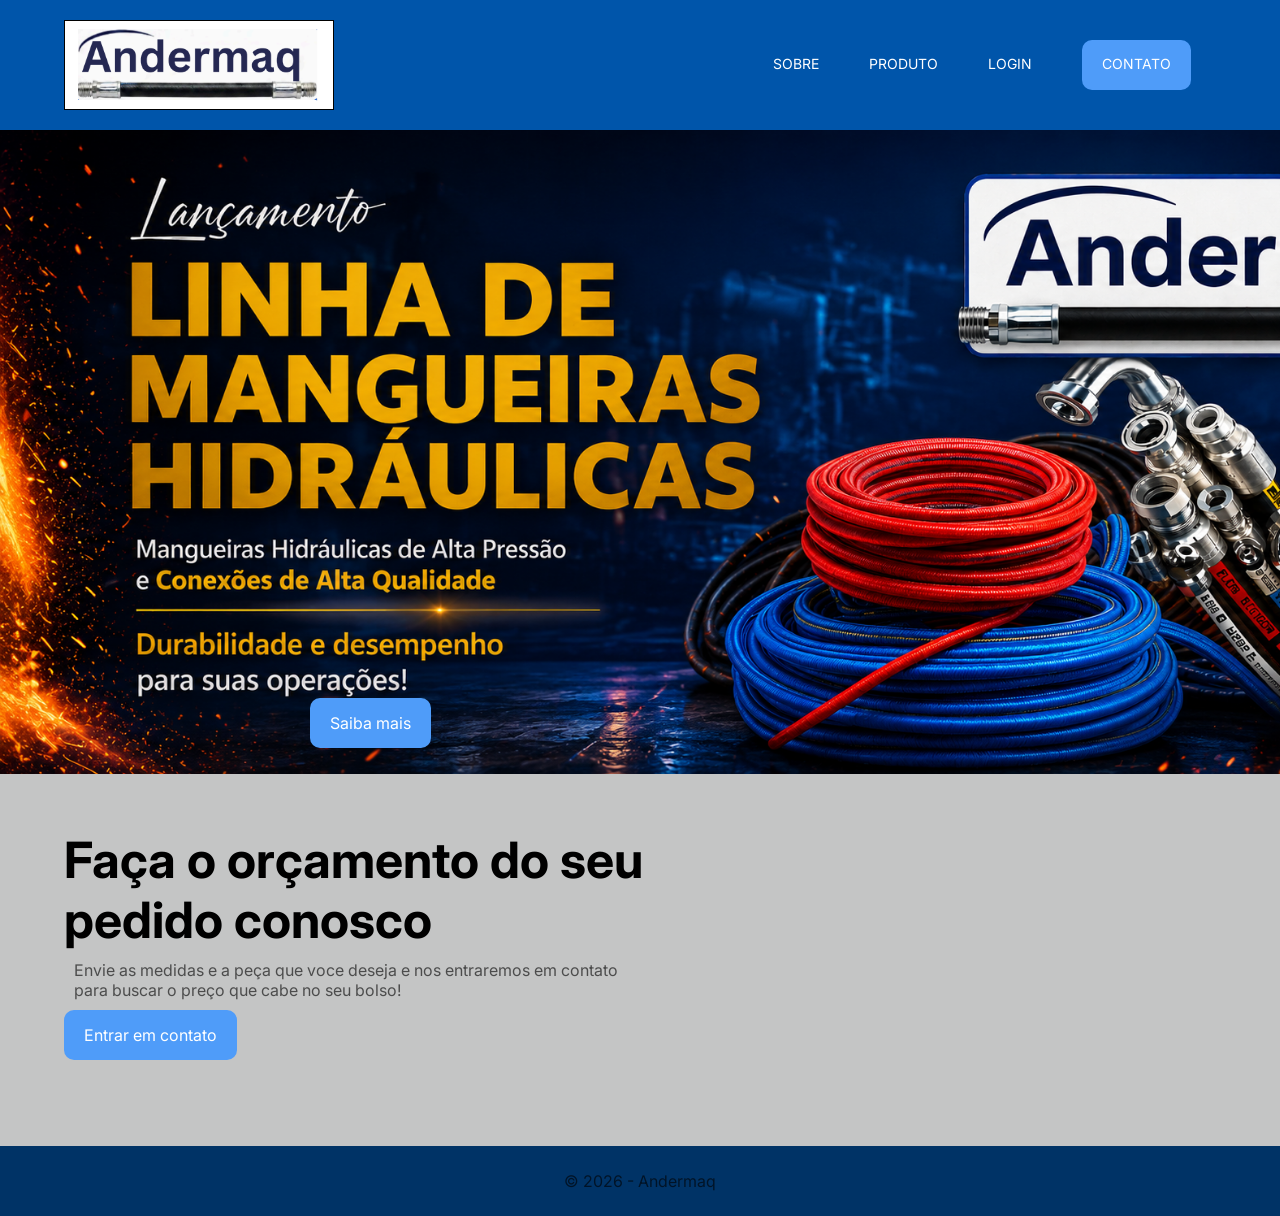
<file: index.html>
<!DOCTYPE html>
<html lang="pt-BR">

<head>
    <meta charset="UTF-8">
    <meta name="viewport" content="width=device-width, initial-scale=1.0">
    <link rel="stylesheet" href="css/style.css">
    <link rel="stylesheet" href="https://cdnjs.cloudflare.com/ajax/libs/font-awesome/4.7.0/css/font-awesome.css"
        integrity="sha512-5A8nwdMOWrSz20fDsjczgUidUBR8liPYU+WymTZP1lmY9G6Oc7HlZv156XqnsgNUzTyMefFTcsFH/tnJE/+xBg=="
        crossorigin="anonymous" referrerpolicy="no-referrer" />
    <title>Andermaq</title>
</head>

<body>
    <header>
        <div class="container">
            <nav>
                <a href="index.html"> <!-- define um link/ destino do link-->
                    <div id="logo"></div> <!--Exibe a imagem da página-->
                </a>
                <ul class="ul"> <!--organiza uma lista-->
                     <!--fica dentro do item-->
                    <a href="pages/sobre.html">Sobre</a>
                    <a href="pages/servicos.html">Produto</a>
                    <a href="pages/login.html">Login</a>
                    <a class="btn-c" href="pages/contato.html">Contato</a>
                    <!--define para onde o link vai-->
                </ul>
            </nav> <!--menu do site.-->
</header>
            <section class="banner"> <!--caixa/ nome da caixa-->
                <div class="banner-text">

                   
                    <a href="pages/servicos.html" class="btn">Saiba mais</a> <!--link-->
                </div>
            </section>
        </div>
    
    <section class="faca-orcamento">
        <div class="container">
            <div class="faca-seu-orcamento-text">
                <h3>Faça o orçamento do seu pedido conosco</h3>
                <p>Envie as medidas e a peça que voce deseja e nos
                    entraremos em contato para buscar o preço que cabe no seu bolso!</p>
                <a href="pages/contato.html" class="btn-c">Entrar em contato</a>
            </div>
            <div class="faca-orcamento-img">
                
            </div>
           <!-- Gif-VÍDEO -->
    <div class="media">
      <video class="video-fundo" autoplay muted loop>
    <source src="video/video2-IA.mp4" type="video/mp4">
            Seu navegador não suporta vídeo.
    </video>
    
     
        </div>
    </section>
            <footer>
             <p>© 2026 - Andermaq</p>
            </footer>

</body>

</html>
</file>
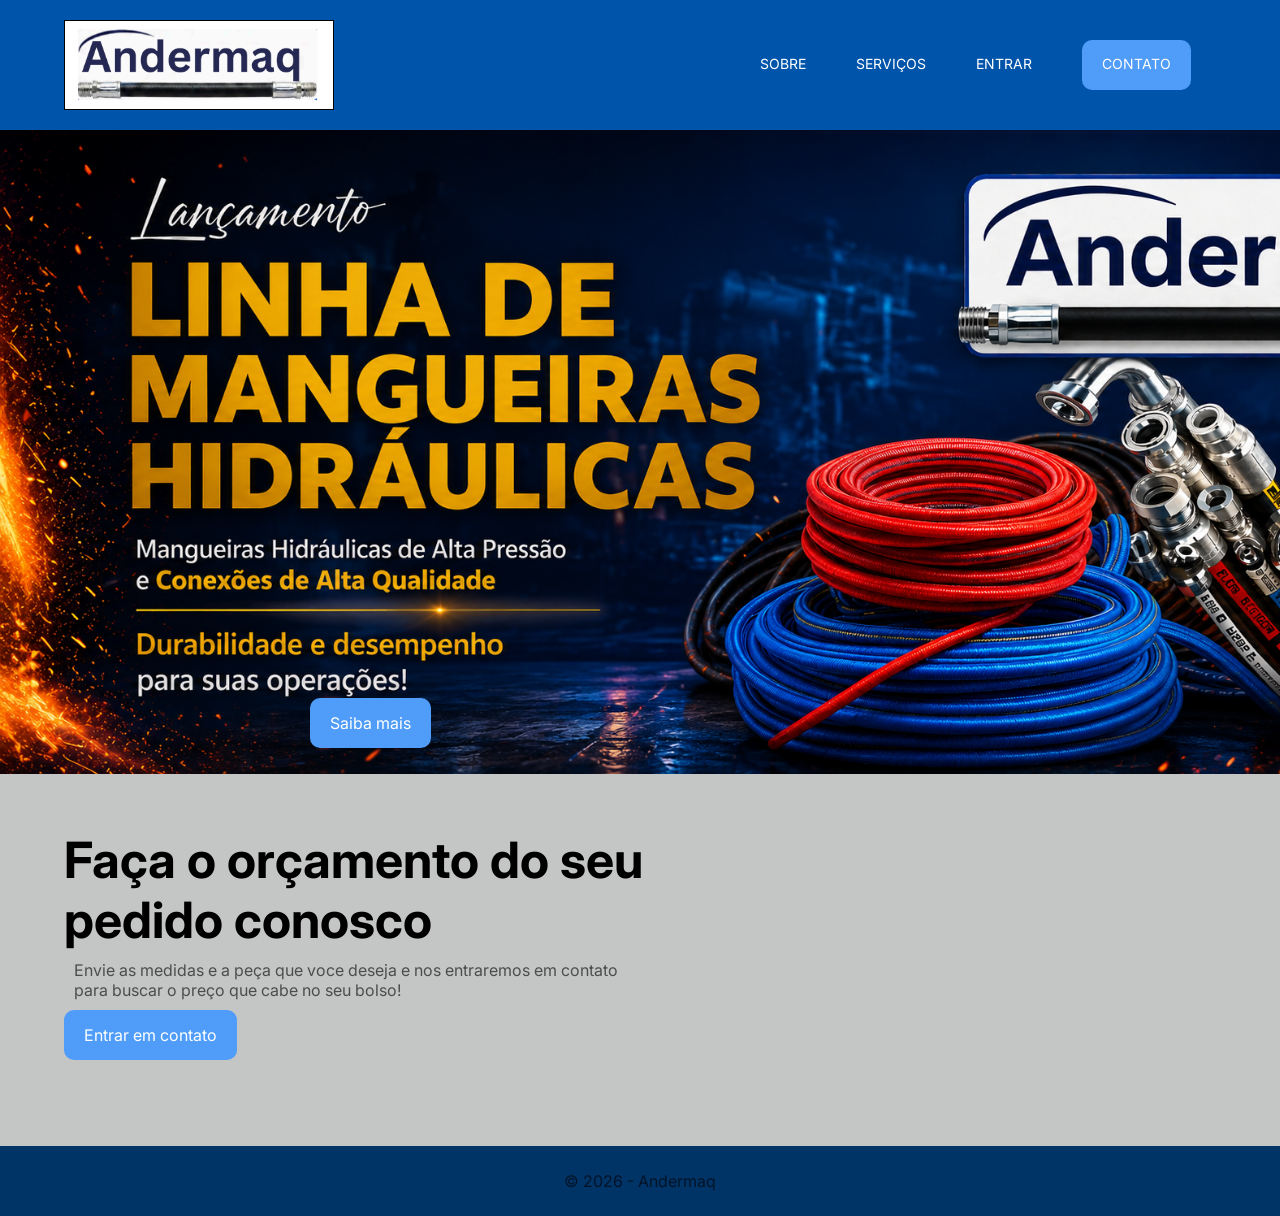
<file: TCC2/index.html>
<!DOCTYPE html>
<html lang="pt-BR">

<head>
    <meta charset="UTF-8">
    <meta name="viewport" content="width=device-width, initial-scale=1.0">
    <link rel="stylesheet" href="css/style.css">
    <link rel="stylesheet" href="https://cdnjs.cloudflare.com/ajax/libs/font-awesome/4.7.0/css/font-awesome.css"
        integrity="sha512-5A8nwdMOWrSz20fDsjczgUidUBR8liPYU+WymTZP1lmY9G6Oc7HlZv156XqnsgNUzTyMefFTcsFH/tnJE/+xBg=="
        crossorigin="anonymous" referrerpolicy="no-referrer" />
    <title>Andermaq</title>
</head>

<body>
    <header>
        <div class="container">
            <nav>
                <a href="index.html"> <!-- define um link/ destino do link-->
                    <div id="logo"></div> <!--Exibe a imagem da página-->
                </a>
                <ul class="ul"> <!--organiza uma lista-->
                     <!--fica dentro do item-->
                    <a href="pages/sobre.html">Sobre</a>
                    <a href="pages/servicos.html">Serviços</a>
                    <a href="https://tcc-back-end-seven.vercel.app/">Entrar</a>
                    <a class="btn-c" href="pages/contato.html">Contato</a>
                    <!--define para onde o link vai-->
                </ul>
            </nav> <!--menu do site.-->
</header>
            <section class="banner"> <!--caixa/ nome da caixa-->
                <div class="banner-text">

                   
                    <a href="pages/servicos.html" class="btn">Saiba mais</a> <!--link-->
                </div>
            </section>
        </div>
    
    <section class="faca-orcamento">
        <div class="container">
            <div class="faca-seu-orcamento-text">
                <h3>Faça o orçamento do seu pedido conosco</h3>
                <p>Envie as medidas e a peça que voce deseja e nos
                    entraremos em contato para buscar o preço que cabe no seu bolso!</p>
                <a href="pages/contato.html" class="btn-c">Entrar em contato</a>
            </div>
            <div class="faca-orcamento-img">
                
            </div>
           <!-- Gif-VÍDEO -->
    <div class="media">
      <video class="video-fundo" autoplay muted loop>
    <source src="video/video2-IA.mp4" type="video/mp4">
            Seu navegador não suporta vídeo.
    </video>
    
     
        </div>
    </section>
            <footer>
             <p>© 2026 - Andermaq</p>
            </footer>

</body>

</html>
</file>
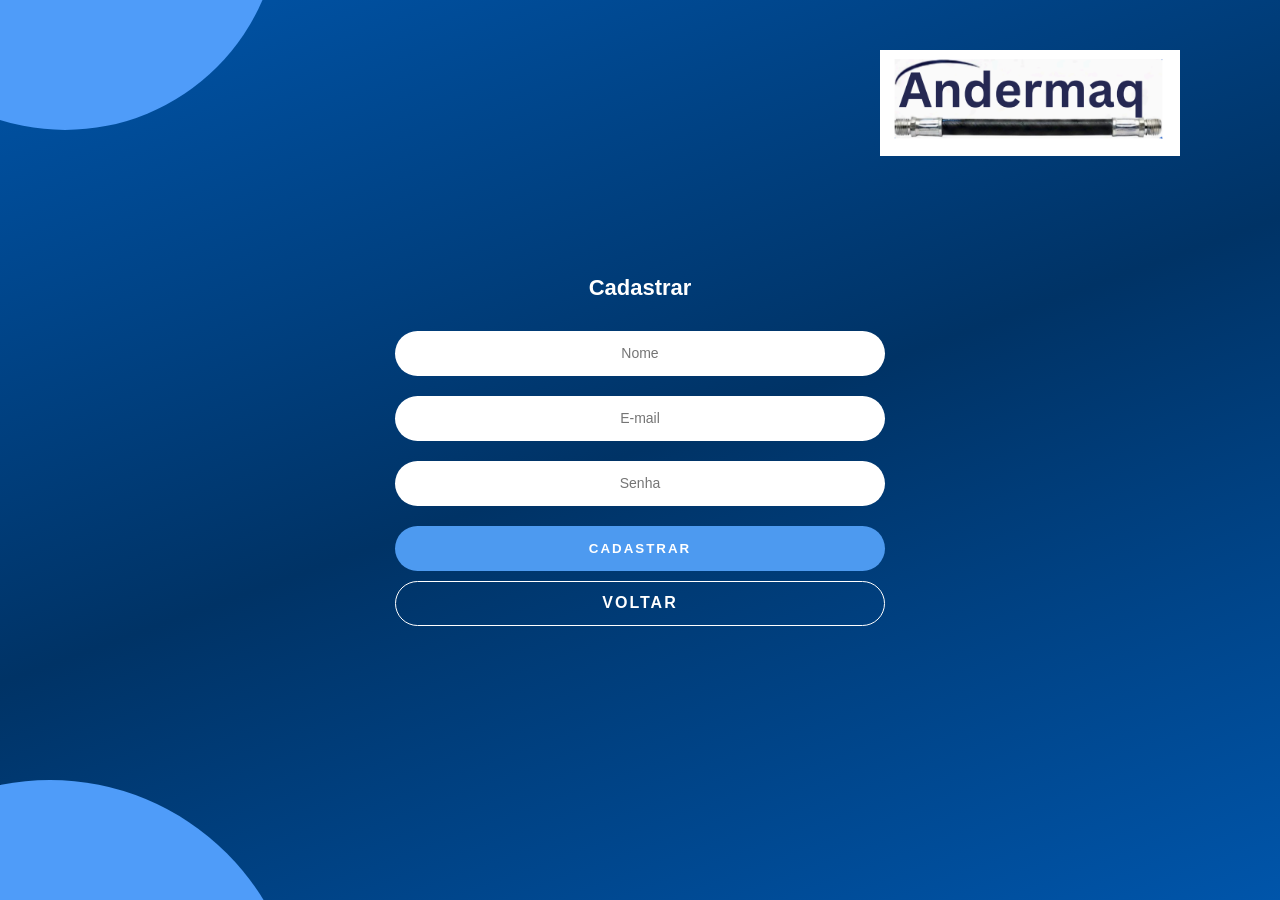
<file: pages/cadastro.html>
<!DOCTYPE html>
<html lang="pt-br">

<head>
    <meta charset="UTF-8">

    <meta name="viewport" content="width=device-width, initial-scale=1.0">

    <title>Cadastro</title>

    <link rel="stylesheet" href="../css/cadastro.css">
</head>

<body>

    <div class="container">

        <!-- FUNDO AZUL + LOGO -->
        <section class="center">

            <!-- LOGO -->
            <div class="image-container">
                <img src="../img/geral/andermaq.png" alt="Logo principal">
            </div>

        </section>


        <!-- FORMULÁRIO -->
        <section class="left">

            <div class="login-content">

               <h1>Cadastrar</h1>

<form action="https://tcc-back-end-seven.vercel.app/cadastro" method="POST">

  <div class="input-group">
    <input
      type="text"
      name="nome"
           placeholder="Nome"
      required
    >
  </div>

  <div class="input-group">
    <input
      type="E-mail"
      name="E-mail"
      placeholder="E-mail"
      required
    >
  </div>

  <div class="input-group">
    <input
      type="password"
      name="senha"
      placeholder="Senha"
      required
    >
  </div>

  <button type="submit">
    CADASTRAR
  </button>

  <a href="login.html" class="register">
    VOLTAR
  </a>

</form>
            </div>

        </section>

    </div>

</body>

</html>
</file>
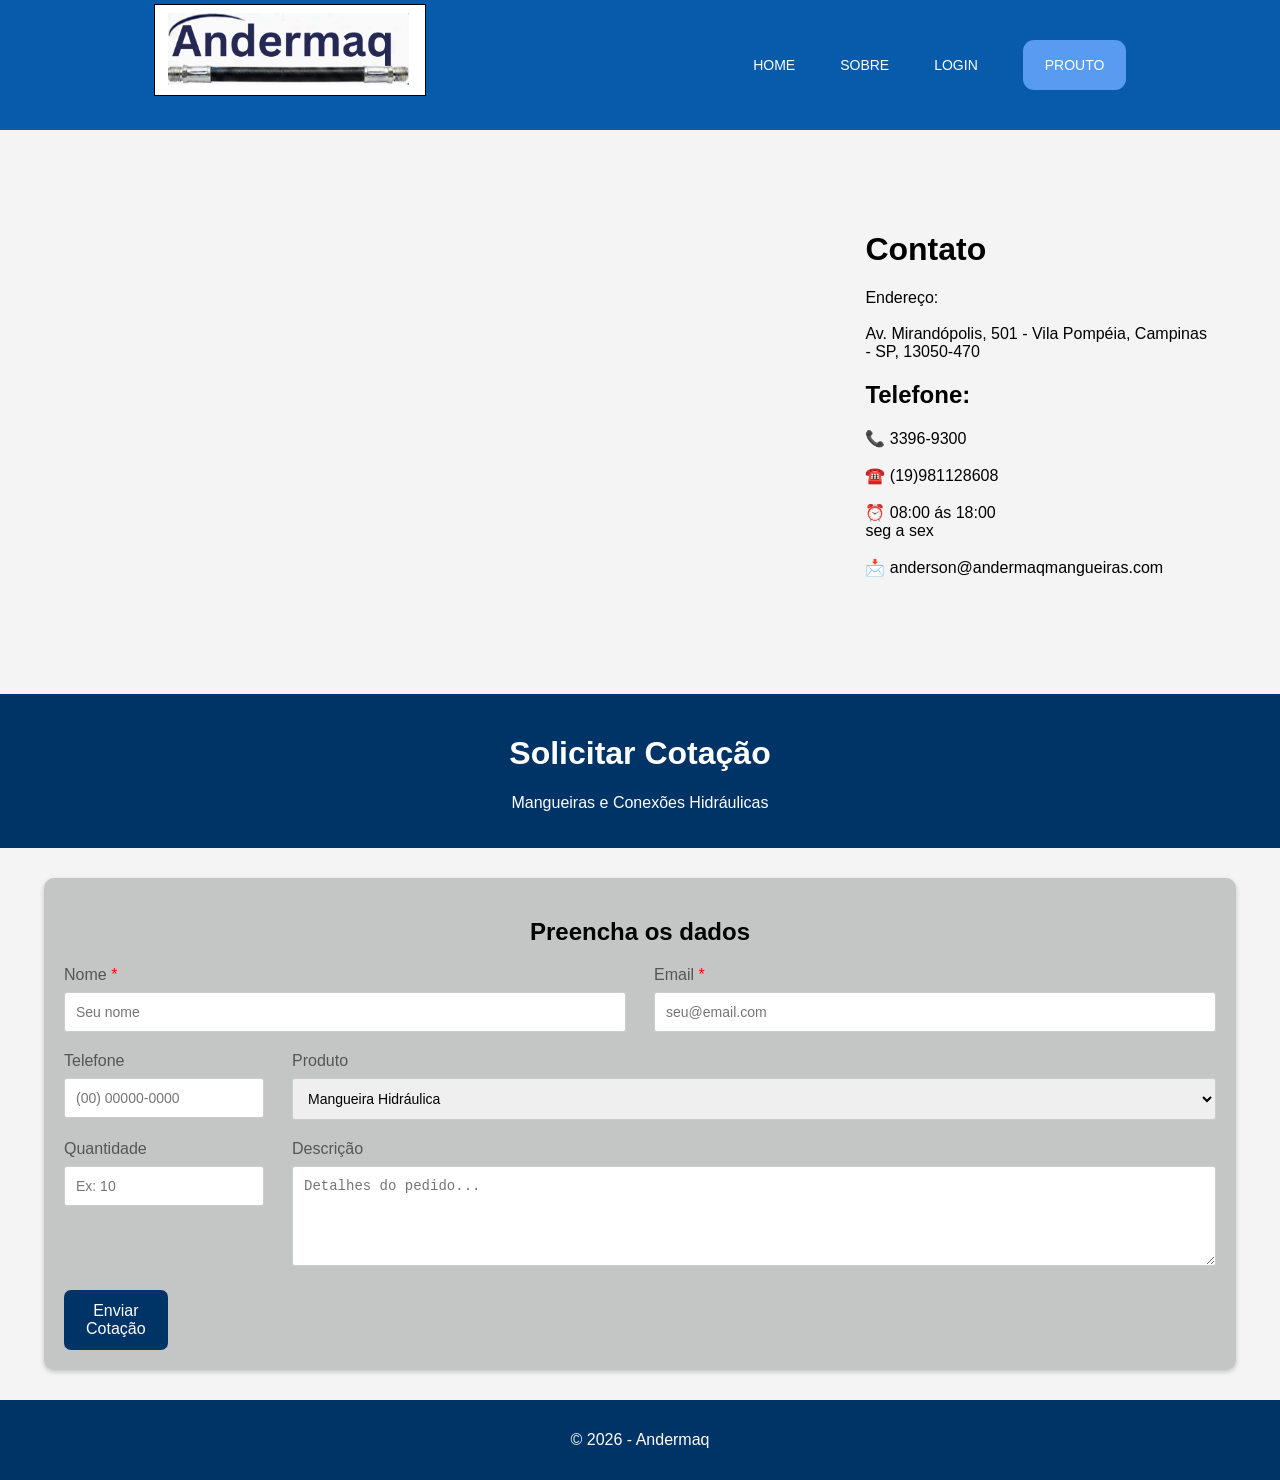
<file: pages/contato.html>
<!DOCTYPE html>
<html lang="pt-br">
<head>
    <meta charset="UTF-8">
    <meta name="viewport" content="width=device-width, initial-scale=1.0">
    <link rel="stylesheet" href="../css/contato.css">
    <title>Contato</title>
    
      
</head>
<body>
  <div class="container">
            <nav>
                <a href="../index.html"> <!-- define um link/ destino do link-->
                    <div id="logo"></div> <!--Exibe a imagem da página-->
                </a>
                <ul class="ul"> <!--organiza uma lista-->
                     <!--fica dentro do item-->
                    <a href="../index.html">Home</a>
                    <a href="sobre.html">Sobre</a>
                    <a href="login.html">Login</a>
                    <a class="btn-c" href="servicos.html"> Prouto </a>
                    <!--define para onde o link vai-->
                </ul>
            </nav> <!--menu do site.-->
 

<div class="contato-info">

    <!-- MAPA - LADO ESQUERDO -->
    <div class="mapa">
        <iframe 
            src="https://www.google.com/maps?q=Av.+Mirandópolis,+501,+Campinas+SP&output=embed" 
            allowfullscreen=""
            loading="lazy">
        </iframe>
    </div>

    <!-- INFORMAÇÕES - LADO DIREITO -->
    <div class="informacoes">
  <h1>Contato</h1>
        <p>Endereço:</p>
        <p>Av. Mirandópolis, 501 - Vila Pompéia, Campinas - SP, 13050-470</p>

        <h2>Telefone:</h2>

        <p>📞 3396-9300</p>

        <p>☎️ (19)981128608</p>

        <p>⏰ 08:00 ás 18:00<br>
        seg a sex</p>

        <p>📩 anderson@andermaqmangueiras.com</p>

    </div>

</div>
<header>
  <h1>Solicitar Cotação</h1>
  <p>Mangueiras e Conexões Hidráulicas</p>
</header>

<div class="menu-container"> <!--organizar e centralizar conteúdo-->

  <h2>Preencha os dados</h2>

  <form>
   <div class="linha-form">

    <div class="campo">
        <label>Nome <span>*</span></label>
        <input type="text" placeholder="Seu nome" required>
    </div>

    <div class="campo">
        <label>Email <span>*</span></label>
        <input type="email" placeholder="seu@email.com" required>
    </div>

</div>

<div class="linha-form">

    <div class="campo campo-menor">
        <label>Telefone</label>
        <input type="tel" placeholder="(00) 00000-0000">
    </div>

    <div class="campo">
        <label>Produto</label>
        <select>
            <option>Mangueira Hidráulica</option>
            <option>Conexão Reta</option>
            <option>Conexão Curva</option>
            <option>Adaptador</option>
        </select>
    </div>

</div>
<div class="linha-form">

    <div class="campo campo-menor">
        <label>Quantidade</label>
        <input type="number" min="1" placeholder="Ex: 10">
    </div>

    <div class="campo descricao">
        <label>Descrição</label>
        <textarea placeholder="Detalhes do pedido..."></textarea>
    </div>

</div>
    
    <button type="submit">Enviar Cotação
<p></p>
    </button>
  
  </form>

</div>

<footer>
  <p>© 2026 - Andermaq</p>
</footer>

</head>
</body>
</file>
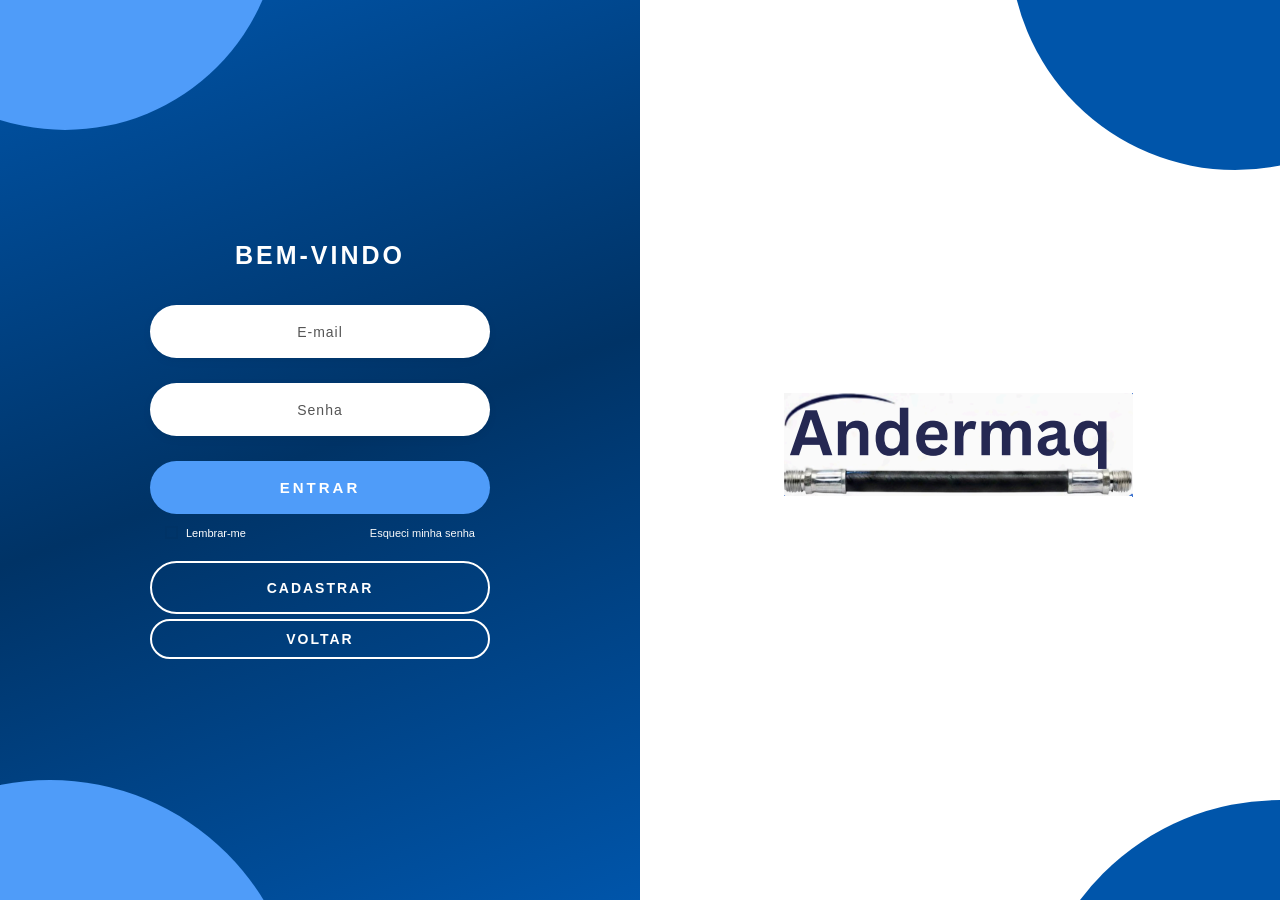
<file: pages/login.html>
<!DOCTYPE html>
<html lang="pt-br">

<head>
  <meta charset="UTF-8">
  <meta name="viewport" content="width=device-width, initial-scale=1.0">
  <title>Login</title>
  <link rel="stylesheet" href="../css/login.css">
</head>

<body>

  <div class="container">

    <!-- LADO ESQUERDO -->
    <section class="left">

      <div class="login-content">

        <h1>BEM-VINDO</h1>

        
<form action="https://tcc-back-end-seven.vercel.app/login" method="POST">

   <!--email-usuario-->
  <div class="input-group">
    <input
      type="email"
      name="email"
      placeholder="E-mail"
      required
    >
  </div>

   <!--senha-->
  <div class="input-group">
    <input
      type="password"
      name="senha"
      placeholder="Senha"
      required
    >
  </div>

  <button type="submit">
    ENTRAR
  </button>

</form>
          <!-- Lembrar e esqueci a senha -->
          <div class="options">

            <label class="remember">
              <input type="checkbox">
              <span>Lembrar-me</span>
            </label>

          <a href="redefinirsenha.html" class="forgot-password">
              Esqueci minha senha

          </a>

           
          </div>

        

          <!-- Cadastrar -->
          <a href="cadastro.html" class="register">
            CADASTRAR
          </a>
<a href="servicos.html" class="btn-voltar">
  VOLTAR
</a>

        <form id="formLogin">

      </div>

    </section>


    <!-- LADO DIREITO -->
    <section class="right">

      <div class="image-container">
        <img src="../img/geral/andermaq.png" alt="Logo principal">
      </div>

    </section>

  </div>
  <script>
  const formLogin = document.getElementById('formLogin');

  formLogin.addEventListener('submit', async function(event) {
    event.preventDefault();

    const email = document.getElementById('email').value;
    const senha = document.getElementById('senha').value;

    try {
      const resposta = await fetch('http://localhost:3000/login', {
        method: 'POST',

        headers: {
          'Content-Type': 'application/json'
        },

        credentials: 'include',

        body: JSON.stringify({
          email: email,
          senha: senha
        })
      });

      const dados = await resposta.json();

      if (resposta.ok) {
        alert('Login realizado com sucesso!');

        window.location.href = '../index.html';
      } else {
        alert(dados.mensagem);
      }

    } catch (erro) {
      console.error(erro);

      alert('Não foi possível conectar ao servidor.');
    }
  });
</script>

</body>

</html>
</file>
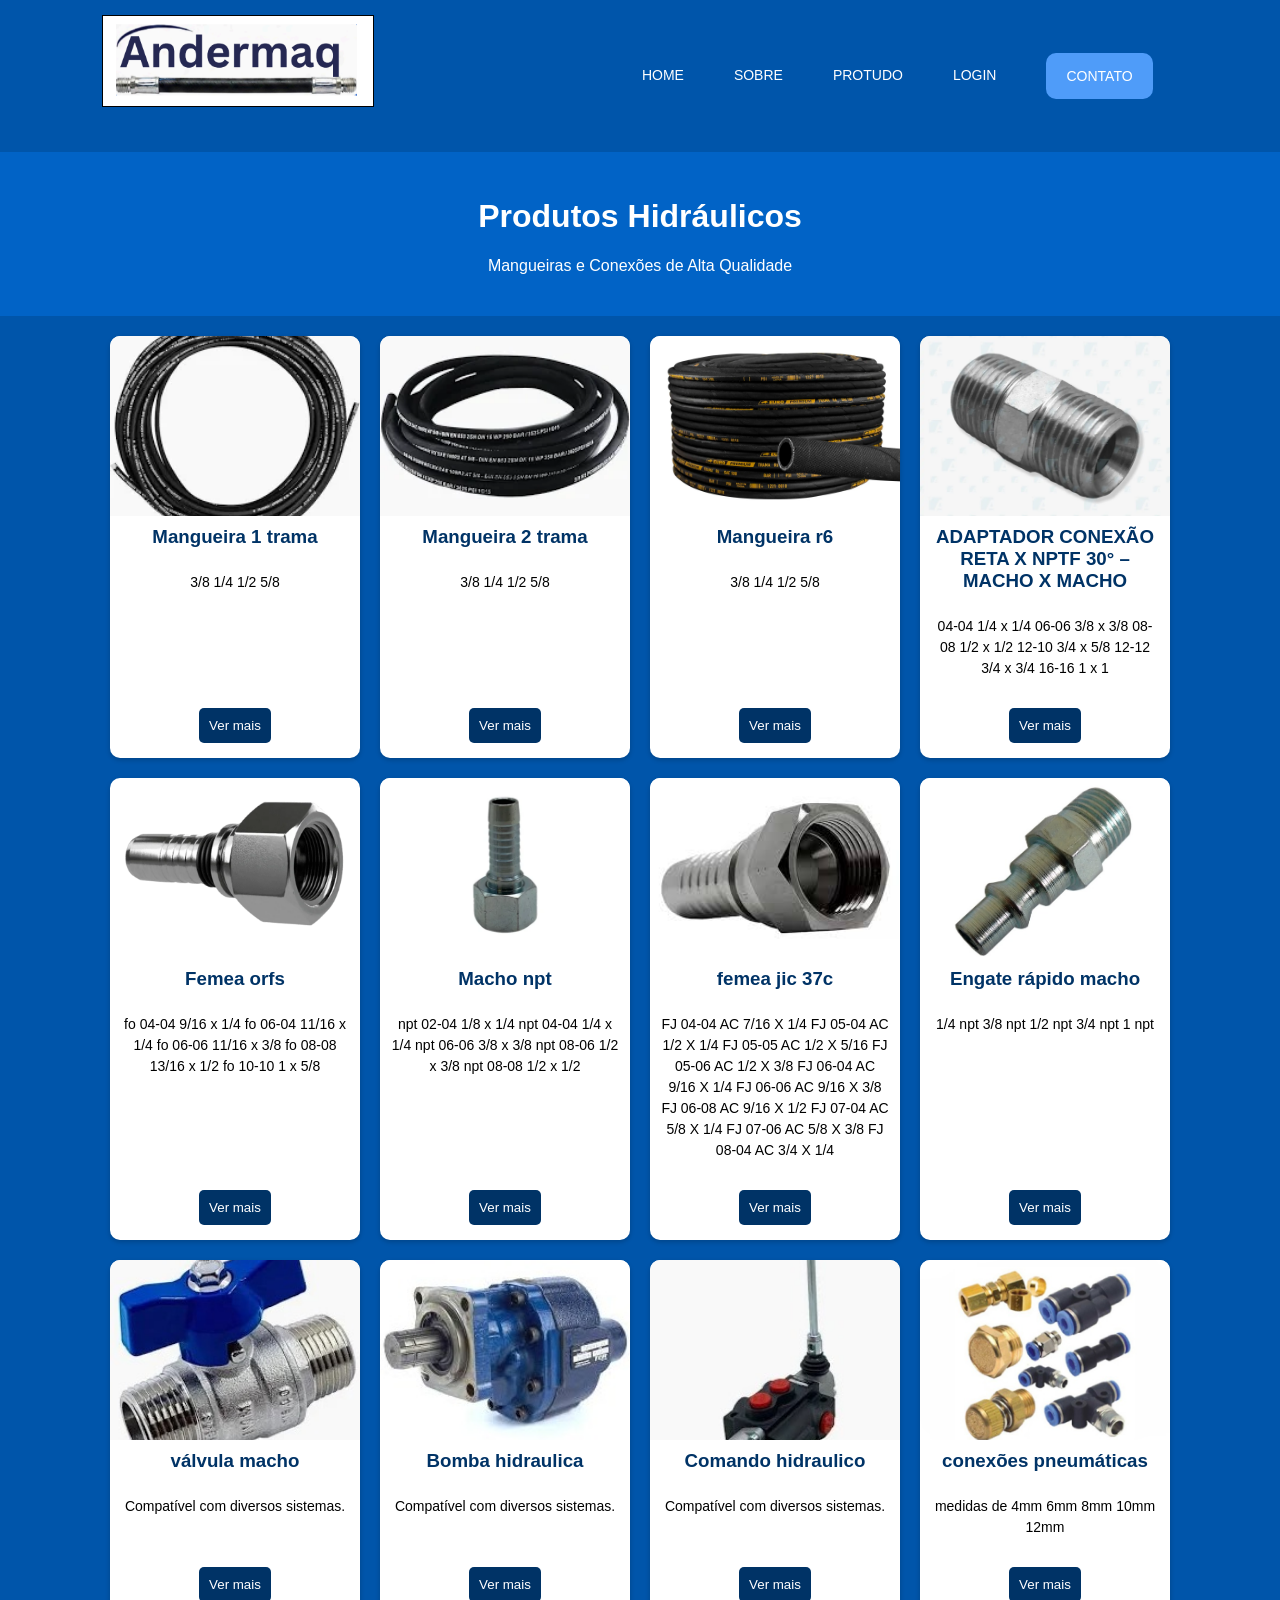
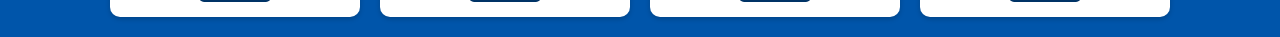
<file: pages/servicos.html>
<!DOCTYPE html>
<html lang="pt-br">
<head>
  <meta charset="UTF-8">
   <meta name="viewport" content="width=device-width, initial-scale=1.0">
  <title>Produtos Hidráulicos</title>
  <link rel="stylesheet" href="../css/servico.css">
  

</head>
<body>

               <nav>
                <a href="../index.html"> <!-- define um link/ destino do link-->
                   <div id="logo"></div> <!--Exibe a imagem da página-->
                </a>
                    <ul class="ul"> <!--organiza uma lista-->
                      <!--fica dentro do item-->
                       <a href="../index.html">Home</a> 
                        <a href="sobre.html">Sobre</a>                
                        <a href="servicos.html">Protudo</a>
                       <a href="login.html">Login</a>
                        <a class="btn" href="contato.html">Contato</a>
                                       <!--define para onde o link vai-->
                    </ul>
                        </nav> <!--menu do site.-->
    

<header>
  <h1>Produtos Hidráulicos</h1>
  <p>Mangueiras e Conexões de Alta Qualidade</p>
</header>

<div class="container">

  <div class="card">
    <img src="../img/produtos/mangueira-1-trama.webp" alt="mangueira 1 trama">
    <h3>Mangueira 1 trama</h3>
    <p>3/8 1/4 1/2 5/8</p>
    <button onclick="window.location.href='produtos/mangueira1.html'">
    Ver mais
</button>
  </div>

  <div class="card">
    <img src="../img/produtos/mangueira-2-tramas.webp" alt="mangueira 2 trama">
    <h3>Mangueira 2 trama</h3>
    <p>3/8 1/4 1/2 5/8</p>
    <button onclick="window.location.href='produtos/mangueira2.html'">
    Ver mais
</button>
  </div>

  <div class="card">
    <img src="../img/produtos/r6.webp" alt="r6">
    <h3>Mangueira r6</h3>
    <p>3/8 1/4 1/2 5/8</p>
    <button onclick="window.location.href='produtos/r6.html'">
    Ver mais
</button>
  </div>

  <div class="card">
    <img src="../img/produtos/adaptador-conexao-reta.webp" alt="Adaptador Hidráulico">
    <h3>ADAPTADOR CONEXÃO RETA X NPTF 30° – MACHO X MACHO</h3>
    <p>04-04 1/4 x 1/4
      06-06 3/8 x 3/8
      08-08 1/2 x 1/2
      12-10 3/4 x 5/8
      12-12 3/4 x 3/4
      16-16 1 x 1</p>
    <button onclick="window.location.href='produtos/adaptador.html'">
    Ver mais
</button>
  </div>

  <div class="card">
    <img src="../img/produtos/femea-orfs.webp" alt="femea orfs">
    <h3>Femea orfs</h3>
    <p>fo 04-04 9/16 x 1/4
fo 06-04 11/16 x 1/4
fo 06-06 11/16 x 3/8
fo 08-08 13/16 x 1/2
fo 10-10 1 x 5/8
</p>
    <button onclick="window.location.href='produtos/femea-orfs.html'">
    Ver mais
</button>
  </div>

  <div class="card">
    <img src="../img/produtos/macho-npt.webp" alt="macho npt">
    <h3>Macho npt</h3>
    <p>npt 02-04 1/8 x 1/4
npt 04-04 1/4 x 1/4
npt 06-06 3/8 x 3/8
npt 08-06 1/2 x 3/8
npt 08-08 1/2 x 1/2</p>
    <button onclick="window.location.href='produtos/macho-npt.html'">
    Ver mais
</button>
  </div>

  <div class="card">
    <img src="../img/produtos/femea-jic.jpg" alt="femea-jic">
    <h3>femea jic 37c</h3>
    <p>FJ 04-04 AC 7/16 X 1/4
FJ 05-04 AC 1/2 X 1/4
FJ 05-05 AC 1/2 X 5/16
FJ 05-06 AC 1/2 X 3/8
FJ 06-04 AC 9/16 X 1/4
FJ 06-06 AC 9/16 X 3/8
FJ 06-08 AC 9/16 X 1/2
FJ 07-04 AC 5/8 X 1/4
FJ 07-06 AC 5/8 X 3/8
FJ 08-04 AC 3/4 X 1/4</p>
    <button onclick="window.location.href='produtos/femea-jic.html'">
    Ver mais
</button>
  </div>

  <div class="card">
    <img src="../img/produtos/engate-rapido-macho.jpeg" alt="Engate Rápido Macho">
    <h3>Engate rápido macho</h3>
    <p>1/4 npt
      3/8 npt
      1/2 npt
      3/4 npt
      1 npt
    </p>
    <button onclick="window.location.href='produtos/engate-rapido-macho.html'">
    Ver mais
</button>
  </div>

  <div class="card">
    <img src="../img/produtos/valvula-macho.jpeg" alt="válvula macho">
    <h3>válvula macho</h3>
    <p>Compatível com diversos sistemas.</p>
    <button onclick="window.location.href='produtos/valvula-macho.html'">
    Ver mais
</button>
  </div>

  <div class="card">
    <img src="../img/produtos/bomba-hidraulica.jpeg" alt="Bomba hidraulica">
    <h3>Bomba hidraulica</h3>
    <p>Compatível com diversos sistemas.</p>
    <button onclick="window.location.href='produtos/bomba-hidraulica.html'">
    Ver mais
</button>
  </div>

  <div class="card">
    <img src="../img/produtos/comando-hidraulico.jpeg" alt="Comando hidraulico">
    <h3>Comando hidraulico</h3>
    <p>Compatível com diversos sistemas.</p>
 <button onclick="window.location.href='produtos/comando-hidraulico.html'">
    Ver mais
</button>
  </div>

  <div class="card">
    <img src="../img/produtos/conexoes-pneumaticas.jpeg" alt="conexões pneumáticas">
    <h3>conexões pneumáticas</h3>
    <p>medidas de 
      4mm
      6mm
      8mm
      10mm
      12mm</p>
    <button onclick="window.location.href='produtos/conexoes-pneumaticas.html'">
    Ver mais
</button>
  </div>


</div>

</body>
</html>
</file>
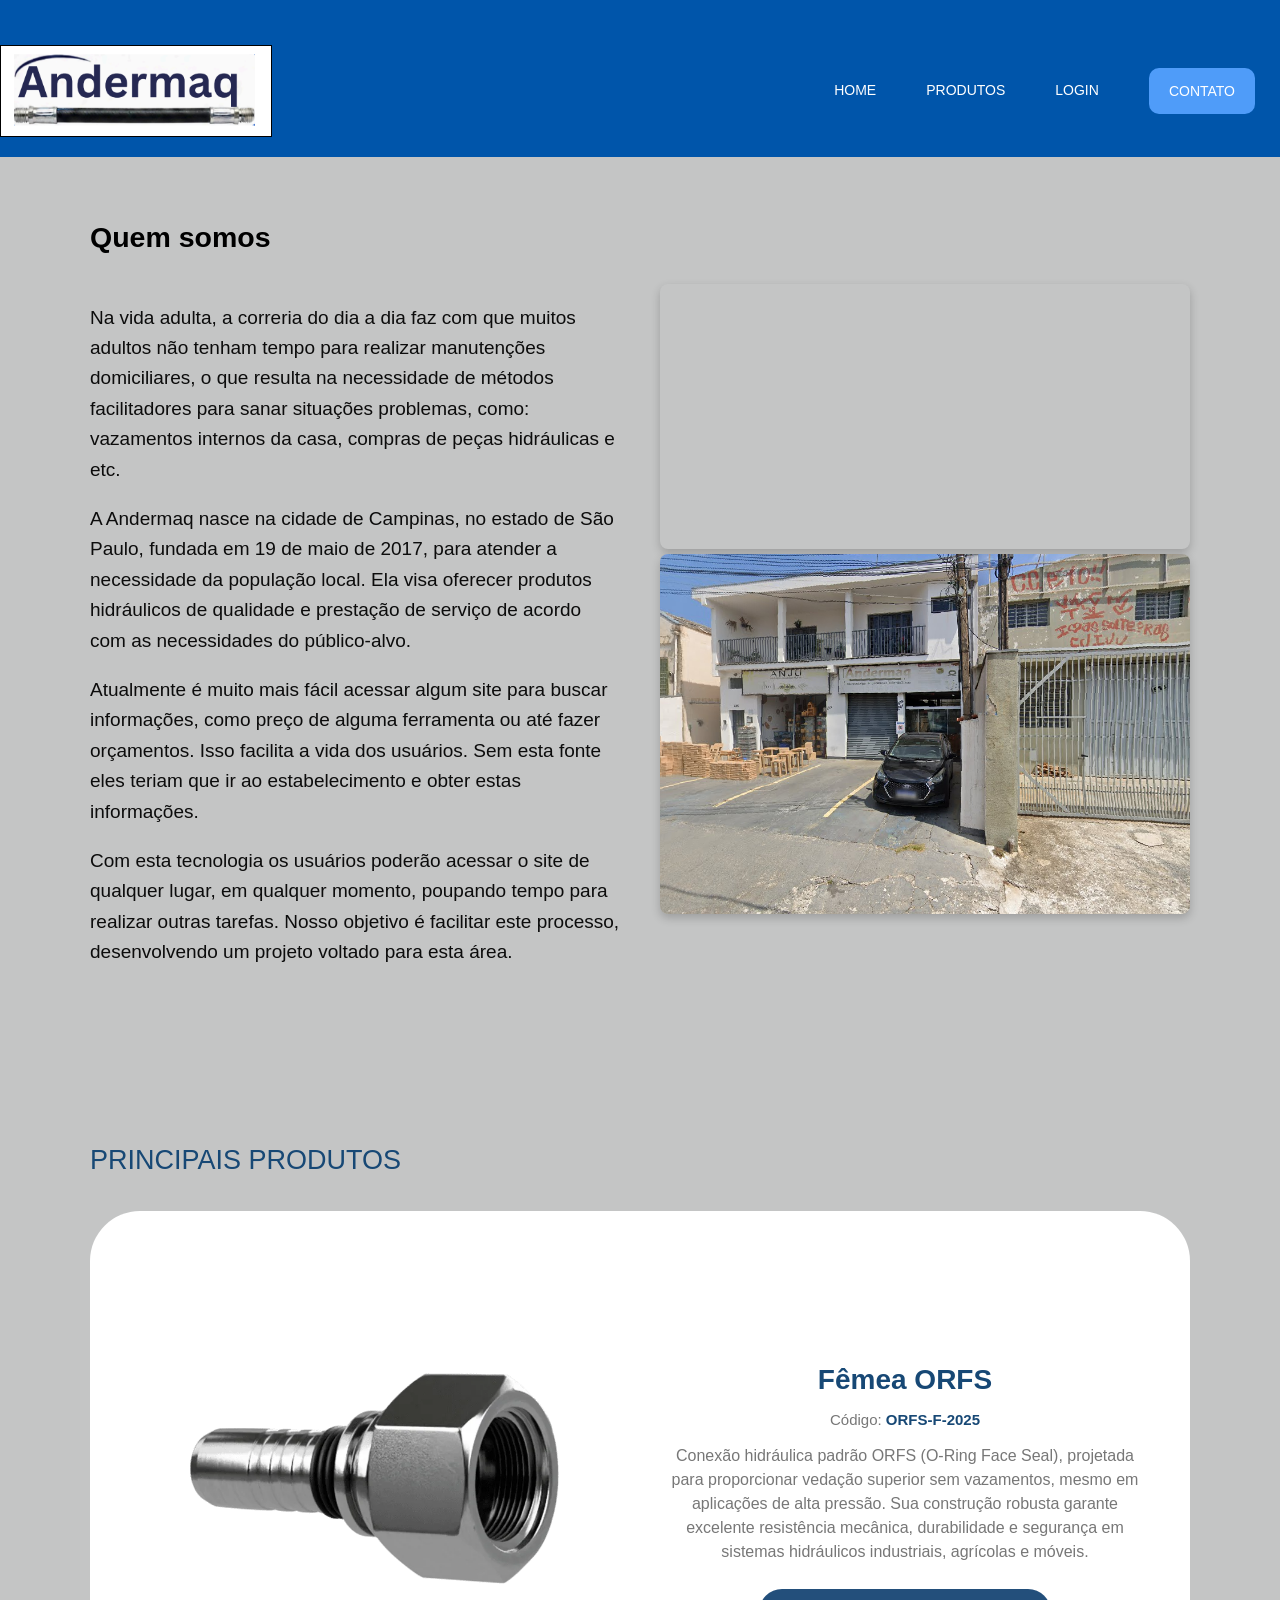
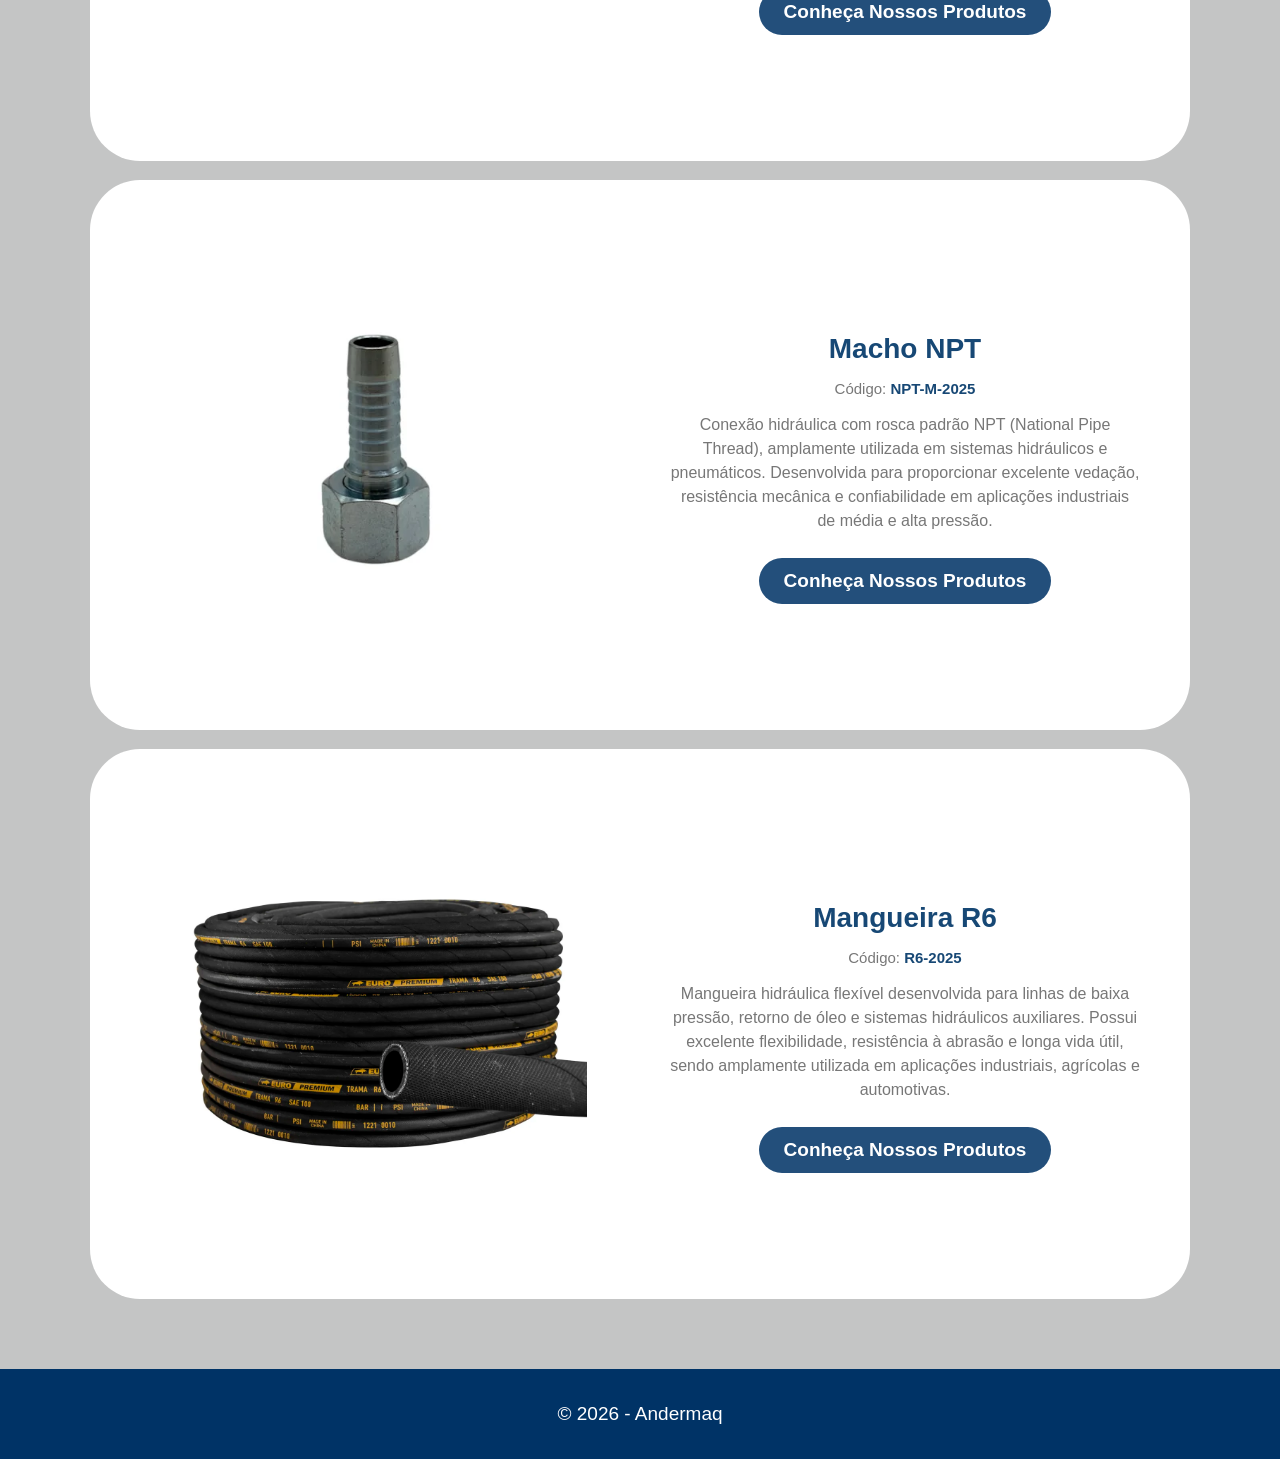
<file: pages/sobre.html>
<!DOCTYPE html>
<html lang="pt-br">
<head>
  <meta charset="UTF-8">
  <title>Sobre</title>
  <link rel="stylesheet" href="../css/sobre.css">
   
</head>

   
            <nav>
                <a href="../index.html"> <!-- define um link/ destino do link-->
                  <div id="logo"></div> <!--Exibe a imagem da página-->
                </a>
                    <ul class="ul"> <!--organiza uma lista-->
                        <a href="../index.html">Home</a> <!--fica dentro do item-->
                        <a href="servicos.html">Produtos</a>
                <a href="login.html">Login</a>
                        <a class="btn" href="contato.html">Contato</a>
                                       <!--define para onde o link vai-->
                    </ul>
                        </nav> <!--menu do site.-->
    
<body>

<section class="container">
  <h1>Quem somos</h1>

  <div class="content">

    <!-- TEXTO -->
    <div class="text">
      <p>
        Na vida adulta, a correria do dia a dia faz com que muitos adultos não tenham tempo para 
        realizar manutenções domiciliares, o que resulta na necessidade de métodos facilitadores
        para sanar situações problemas, como: vazamentos internos da casa, compras de peças 
        hidráulicas e etc.
      </p>

      <p>
        A Andermaq nasce na cidade de Campinas, no estado de São Paulo, fundada em 19 de maio de 2017,
        para atender a necessidade da população local. Ela visa oferecer produtos hidráulicos de qualidade 
        e prestação de serviço de acordo com as necessidades do público-alvo.
      </p>

      <p>
        Atualmente é muito mais fácil acessar algum site para buscar informações, como preço de alguma 
        ferramenta ou até fazer orçamentos. Isso facilita a vida dos usuários. Sem esta fonte eles teriam 
        que ir ao estabelecimento e obter estas informações.
      </p>

      <p>
        Com esta tecnologia os usuários poderão acessar o site de qualquer lugar, em qualquer momento,
        poupando tempo para realizar outras tarefas. Nosso objetivo é facilitar este processo,
        desenvolvendo um projeto voltado para esta área.
      </p>
    </div>

    <!-- Gif-VÍDEO -->
    <div class="media">
      <video class="video-fundo" autoplay muted loop>
    <source src="../video/video1.mp4" type="video/mp4">
            Seu navegador não suporta vídeo.
    </video>
    
     

        <img src="../img/geral/sobre-entrada.png" alt="">      

        
   
  </div>
</section>
</section>


<!-- PRINCIPAIS PRODUTOS -->
<section class="container principais-produtos">

  <h2>PRINCIPAIS PRODUTOS</h2>

  <div class="produto-destaque">

    <!-- IMAGEM DO PRODUTO -->
    <div class="produto-imagem">
      <img src="../img/produtos/femea-orfs.webp" alt="Fêmea ORFS">
    </div>

    <!-- INFORMAÇÕES DO PRODUTO -->
    <div class="produto-info">

      <h3>Fêmea ORFS</h3>

      <p class="produto-codigo">
        Código: <strong>ORFS-F-2025</strong>
      </p>

      <p class="descricao">
        Conexão hidráulica padrão ORFS (O-Ring Face Seal),
        projetada para proporcionar vedação superior sem vazamentos,
        mesmo em aplicações de alta pressão. Sua construção robusta
        garante excelente resistência mecânica, durabilidade e
        segurança em sistemas hidráulicos industriais, agrícolas e móveis.
      </p>

      <a href="servicos.html" class="botao-produto">
        Conheça Nossos Produtos
      </a>

    </div>

  </div>
  <p>
   
  </p>

  <div class="produto-destaque">

    <!-- IMAGEM DO PRODUTO -->
    <div class="produto-imagem">
      <img src="../img/produtos/macho-npt.webp" alt="Macho NPT">
    </div>

    <!-- INFORMAÇÕES DO PRODUTO -->
    <div class="produto-info">

      <h3>Macho NPT</h3>

      <p class="produto-codigo">
        Código: <strong> NPT-M-2025</strong>
      </p>

      <p class="descricao">
       Conexão hidráulica com rosca padrão NPT 
       (National Pipe Thread), amplamente utilizada em 
       sistemas hidráulicos e pneumáticos. Desenvolvida para 
       proporcionar excelente vedação, resistência mecânica e 
       confiabilidade em aplicações industriais de média e alta
        pressão.
      </p>

      <a href="servicos.html" class="botao-produto">
        Conheça Nossos Produtos
      </a>

    </div>

  </div>
  <p>

   <div class="produto-destaque">

    <!-- IMAGEM DO PRODUTO -->
    <div class="produto-imagem">
      <img src="../img/produtos/r6.webp" alt="Mangueira R6">
    </div>

    <!-- INFORMAÇÕES DO PRODUTO -->
    <div class="produto-info">

      <h3>Mangueira R6</h3>

      <p class="produto-codigo">
        Código: <strong> R6-2025</strong>
      </p>

      <p class="descricao">
       Mangueira hidráulica flexível desenvolvida para linhas de
        baixa pressão, retorno de óleo e sistemas hidráulicos 
        auxiliares. Possui excelente flexibilidade, resistência à 
        abrasão e longa vida útil, sendo amplamente utilizada em 
        aplicações industriais, agrícolas e automotivas.
      </p>

      <a href="servicos.html" class="botao-produto">
        Conheça Nossos Produtos
      </a>

    </div>

  </div>

</section>


<footer>
  <p>© 2026 - Andermaq</p>
</footer>
</body>
</html>
</file>
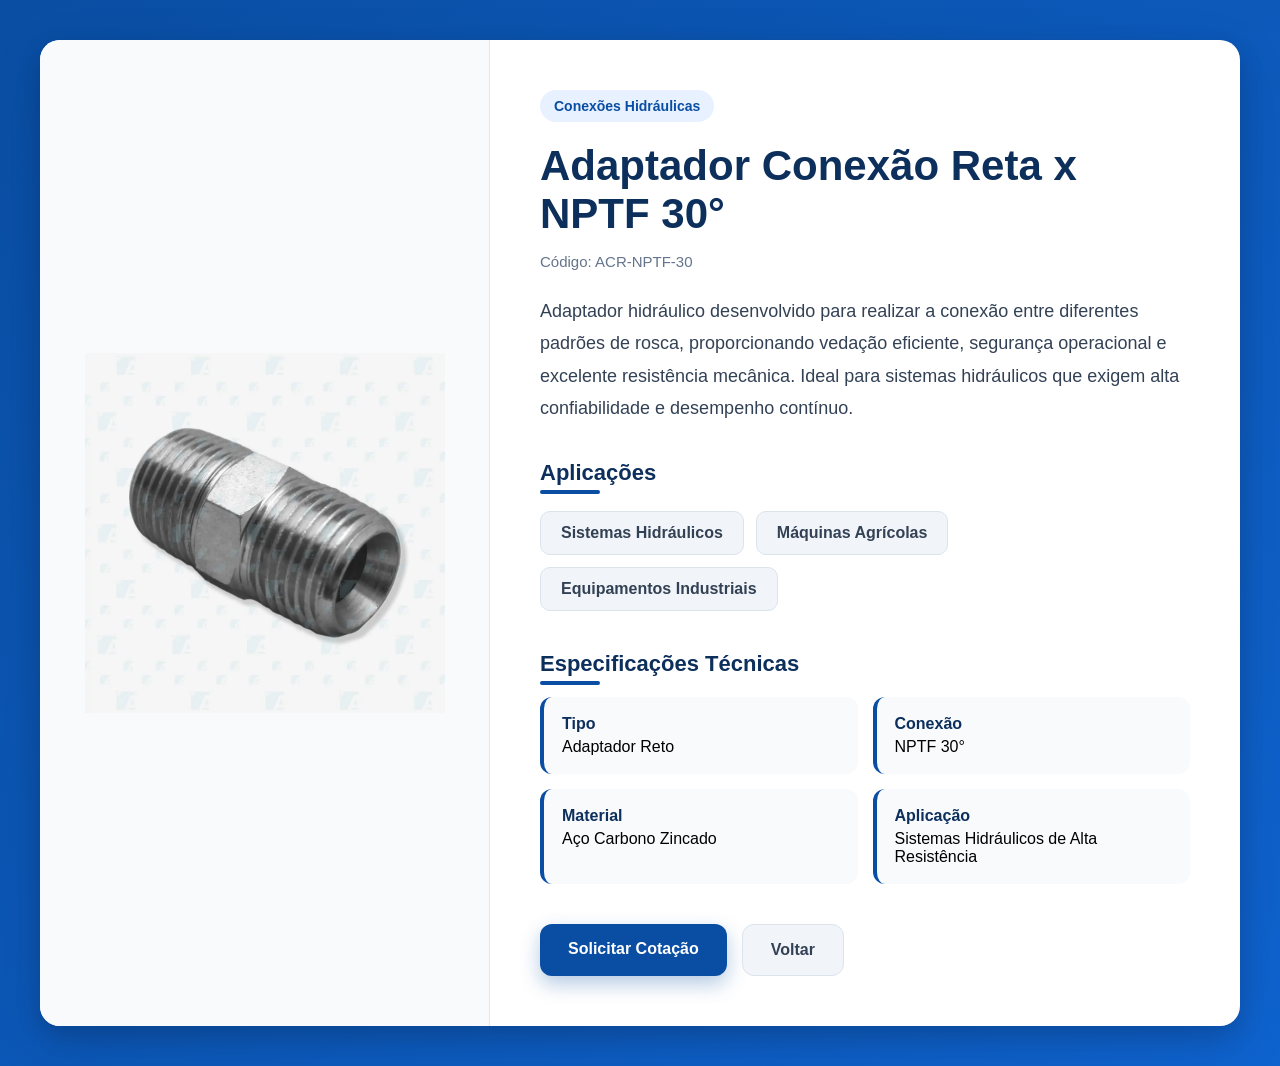
<file: pages/produtos/adaptador.html>
<!DOCTYPE html>
<html lang="pt-br">
<head>
<meta charset="UTF-8">
<title>Adaptador Conexão Reta</title>
<link rel="stylesheet" href="../../css/descricao.css">
</head>
<body>

<div class="produto-container">

    <div class="produto-imagem">
        <img src="../../img/produtos/adaptador-conexao-reta.webp" alt="Adaptador Conexão Reta x NPTF 30°">
    </div>

    <div class="produto-info">

        <span class="categoria">Conexões Hidráulicas</span>

        <h1>Adaptador Conexão Reta x NPTF 30°</h1>

        <p class="codigo">
            Código: ACR-NPTF-30
        </p>

        <p class="descricao">
            Adaptador hidráulico desenvolvido para realizar a conexão entre
            diferentes padrões de rosca, proporcionando vedação eficiente,
            segurança operacional e excelente resistência mecânica.
            Ideal para sistemas hidráulicos que exigem alta confiabilidade
            e desempenho contínuo.
        </p>

        <h2 class="secao-titulo">Aplicações</h2>

        <div class="medidas">
            <div class="medida">Sistemas Hidráulicos</div>
            <div class="medida">Máquinas Agrícolas</div>
            <div class="medida">Equipamentos Industriais</div>
        </div>

        <h2 class="secao-titulo">Especificações Técnicas</h2>

        <div class="especificacoes">

            <div class="item-especificacao">
                <strong>Tipo</strong>
                Adaptador Reto
            </div>

            <div class="item-especificacao">
                <strong>Conexão</strong>
                NPTF 30°
            </div>

            <div class="item-especificacao">
                <strong>Material</strong>
                Aço Carbono Zincado
            </div>

            <div class="item-especificacao">
                <strong>Aplicação</strong>
                Sistemas Hidráulicos de Alta Resistência
            </div>

        </div>

        <div class="acoes">

            <a href="../contato.html" class="btn-cotacao">
                Solicitar Cotação
            </a>

            <a href="../servicos.html" class="btn-voltar">
                Voltar
            </a>

        </div>

    </div>

</div>

</body>
</html>
</file>
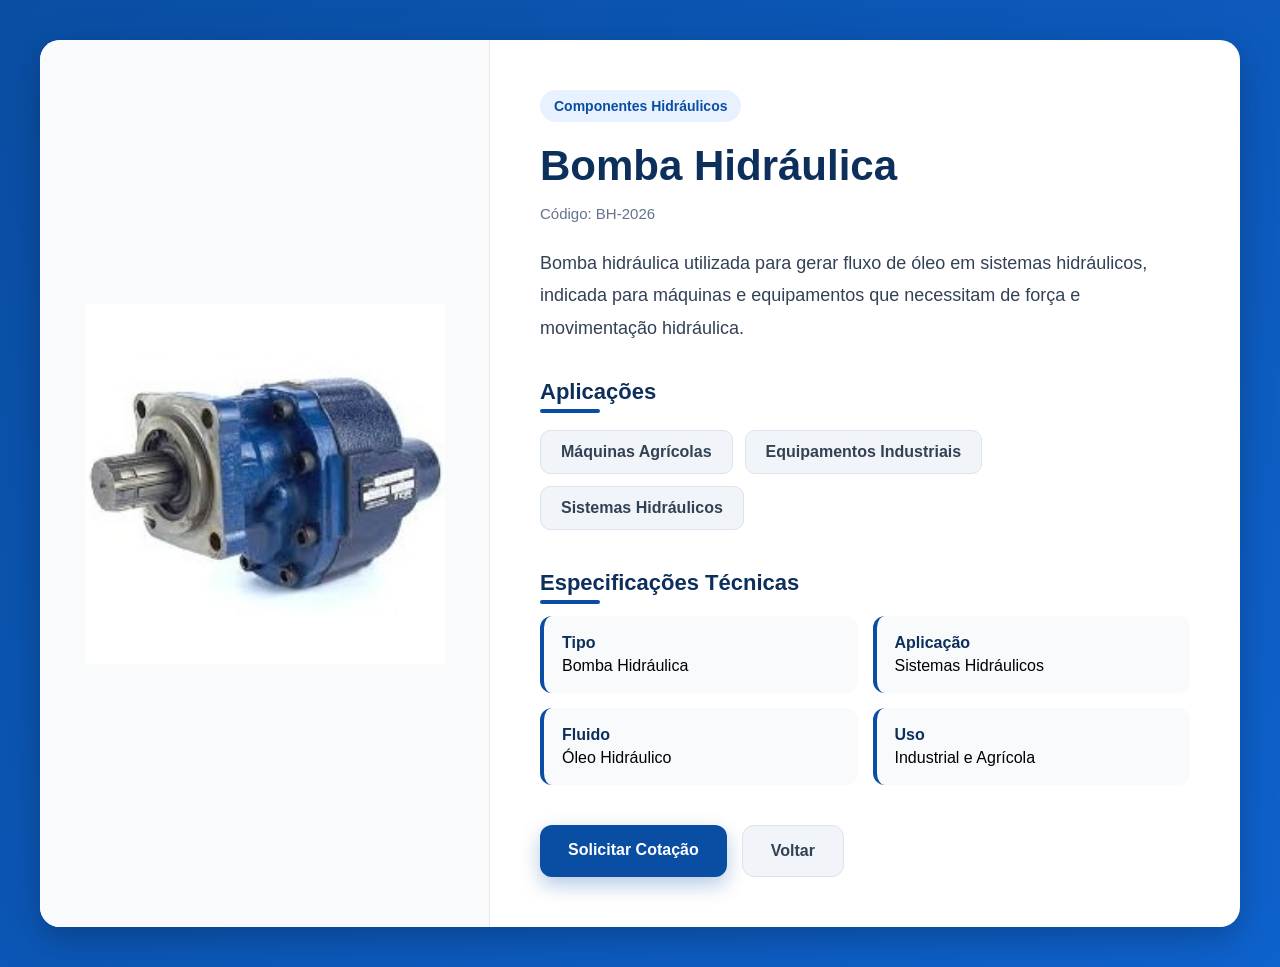
<file: pages/produtos/bomba-hidraulica.html>
<!DOCTYPE html>
<html lang="pt-br">
<head>
<meta charset="UTF-8">
<meta name="viewport" content="width=device-width, initial-scale=1.0">
<title>Bomba Hidráulica</title>
<link rel="stylesheet" href="../../css/descricao.css">
</head>
<body>
<div class="produto-container">
<div class="produto-imagem"><img src="../../img/produtos/bomba-hidraulica.jpeg" alt="Bomba Hidráulica"></div>
<div class="produto-info">
<span class="categoria">Componentes Hidráulicos</span>
<h1>Bomba Hidráulica</h1>
<p class="codigo">Código: BH-2026</p>
<p class="descricao">Bomba hidráulica utilizada para gerar fluxo de óleo em sistemas hidráulicos, indicada para máquinas e equipamentos que necessitam de força e movimentação hidráulica.</p>
<h2 class="secao-titulo">Aplicações</h2>
<div class="medidas"><div class="medida">Máquinas Agrícolas</div><div class="medida">Equipamentos Industriais</div><div class="medida">Sistemas Hidráulicos</div></div>
<h2 class="secao-titulo">Especificações Técnicas</h2>
<div class="especificacoes"><div class="item-especificacao"><strong>Tipo</strong>Bomba Hidráulica</div><div class="item-especificacao"><strong>Aplicação</strong>Sistemas Hidráulicos</div><div class="item-especificacao"><strong>Fluido</strong>Óleo Hidráulico</div><div class="item-especificacao"><strong>Uso</strong>Industrial e Agrícola</div></div>
<div class="acoes"><a href="../contato.html" class="btn-cotacao">Solicitar Cotação</a><a href="../servicos.html" class="btn-voltar">Voltar</a></div>
</div></div>
</body>
</html>
</file>
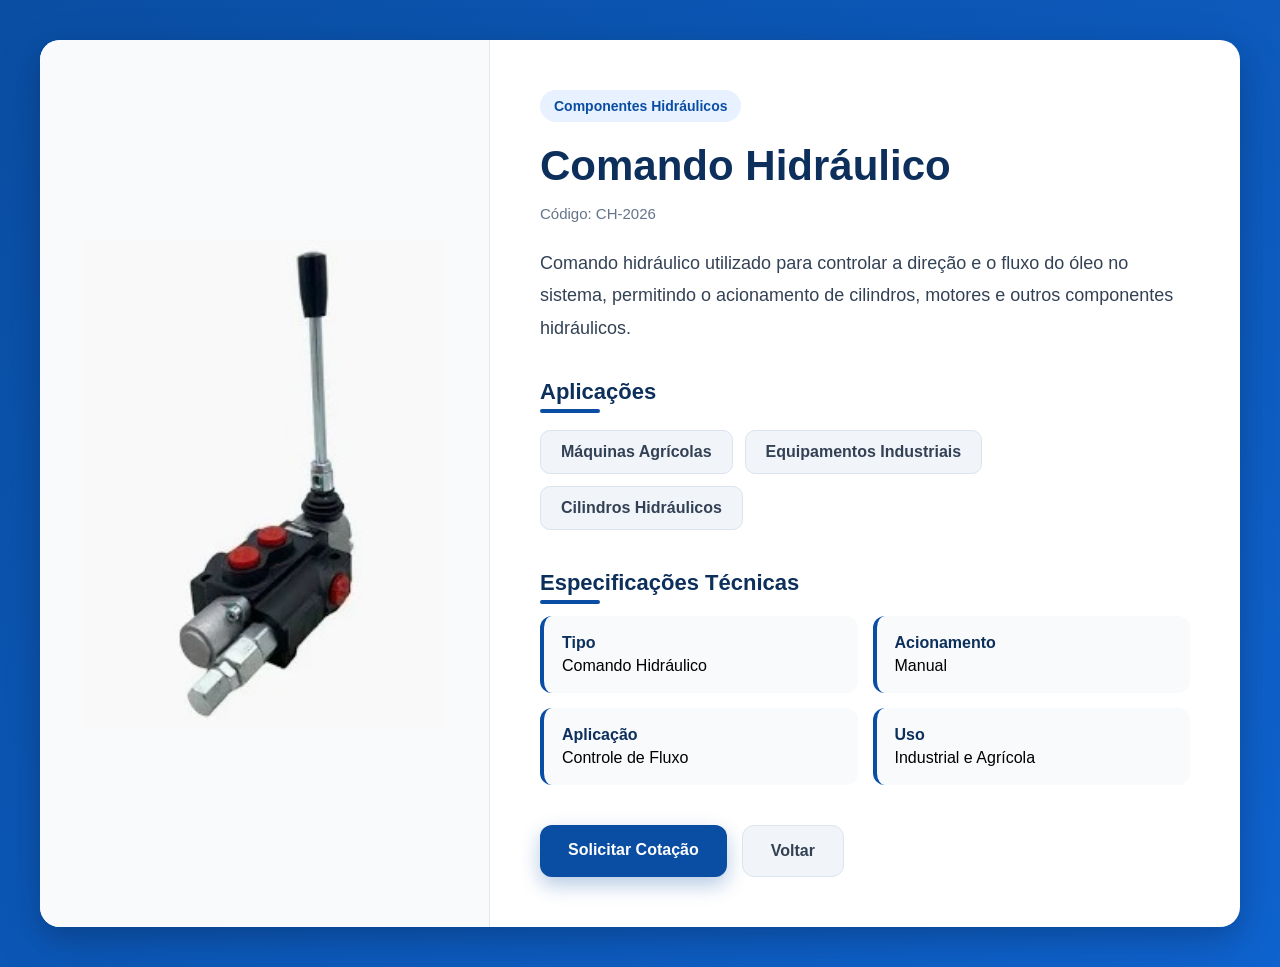
<file: pages/produtos/comando-hidraulico.html>
<!DOCTYPE html>
<html lang="pt-br">
<head>
<meta charset="UTF-8">
<meta name="viewport" content="width=device-width, initial-scale=1.0">
<title>Comando Hidráulico</title>
<link rel="stylesheet" href="../../css/descricao.css">
</head>
<body>
<div class="produto-container">
<div class="produto-imagem"><img src="../../img/produtos/comando-hidraulico.jpeg" alt="Comando Hidráulico"></div>
<div class="produto-info">
<span class="categoria">Componentes Hidráulicos</span>
<h1>Comando Hidráulico</h1>
<p class="codigo">Código: CH-2026</p>
<p class="descricao">Comando hidráulico utilizado para controlar a direção e o fluxo do óleo no sistema, permitindo o acionamento de cilindros, motores e outros componentes hidráulicos.</p>
<h2 class="secao-titulo">Aplicações</h2>
<div class="medidas"><div class="medida">Máquinas Agrícolas</div><div class="medida">Equipamentos Industriais</div><div class="medida">Cilindros Hidráulicos</div></div>
<h2 class="secao-titulo">Especificações Técnicas</h2>
<div class="especificacoes"><div class="item-especificacao"><strong>Tipo</strong>Comando Hidráulico</div><div class="item-especificacao"><strong>Acionamento</strong>Manual</div><div class="item-especificacao"><strong>Aplicação</strong>Controle de Fluxo</div><div class="item-especificacao"><strong>Uso</strong>Industrial e Agrícola</div></div>
<div class="acoes"><a href="../contato.html" class="btn-cotacao">Solicitar Cotação</a><a href="../servicos.html" class="btn-voltar">Voltar</a></div>
</div></div>
</body>
</html>
</file>
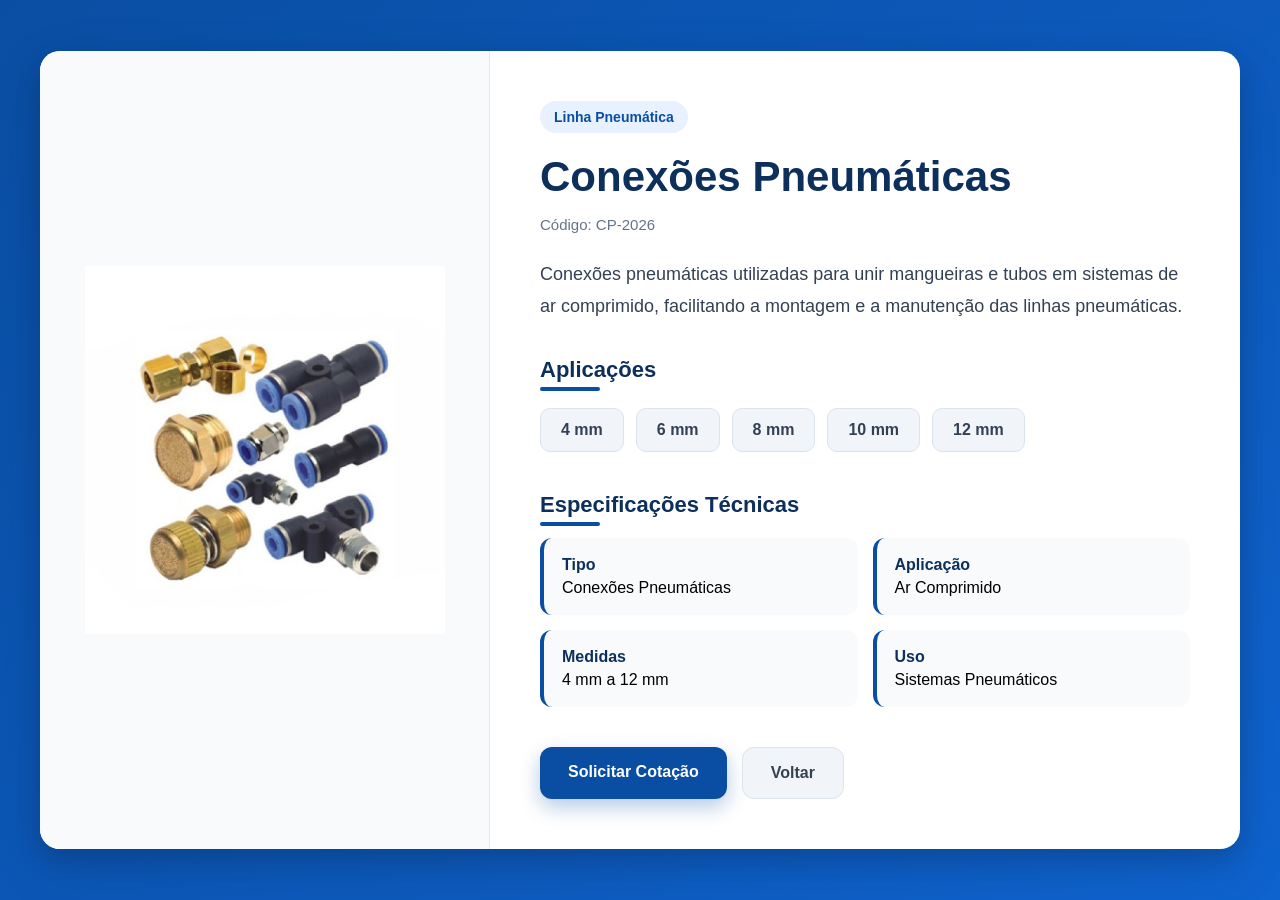
<file: pages/produtos/conexoes-pneumaticas.html>
<!DOCTYPE html>
<html lang="pt-br">
<head>
<meta charset="UTF-8">
<meta name="viewport" content="width=device-width, initial-scale=1.0">
<title>Conexões Pneumáticas</title>
<link rel="stylesheet" href="../../css/descricao.css">
</head>
<body>
<div class="produto-container">
<div class="produto-imagem"><img src="../../img/produtos/conexoes-pneumaticas.jpeg" alt="Conexões Pneumáticas"></div>
<div class="produto-info">
<span class="categoria">Linha Pneumática</span>
<h1>Conexões Pneumáticas</h1>
<p class="codigo">Código: CP-2026</p>
<p class="descricao">Conexões pneumáticas utilizadas para unir mangueiras e tubos em sistemas de ar comprimido, facilitando a montagem e a manutenção das linhas pneumáticas.</p>
<h2 class="secao-titulo">Aplicações</h2>
<div class="medidas"><div class="medida">4 mm</div><div class="medida">6 mm</div><div class="medida">8 mm</div><div class="medida">10 mm</div><div class="medida">12 mm</div></div>
<h2 class="secao-titulo">Especificações Técnicas</h2>
<div class="especificacoes"><div class="item-especificacao"><strong>Tipo</strong>Conexões Pneumáticas</div><div class="item-especificacao"><strong>Aplicação</strong>Ar Comprimido</div><div class="item-especificacao"><strong>Medidas</strong>4 mm a 12 mm</div><div class="item-especificacao"><strong>Uso</strong>Sistemas Pneumáticos</div></div>
<div class="acoes"><a href="../contato.html" class="btn-cotacao">Solicitar Cotação</a><a href="../servicos.html" class="btn-voltar">Voltar</a></div>
</div></div>
</body>
</html>
</file>
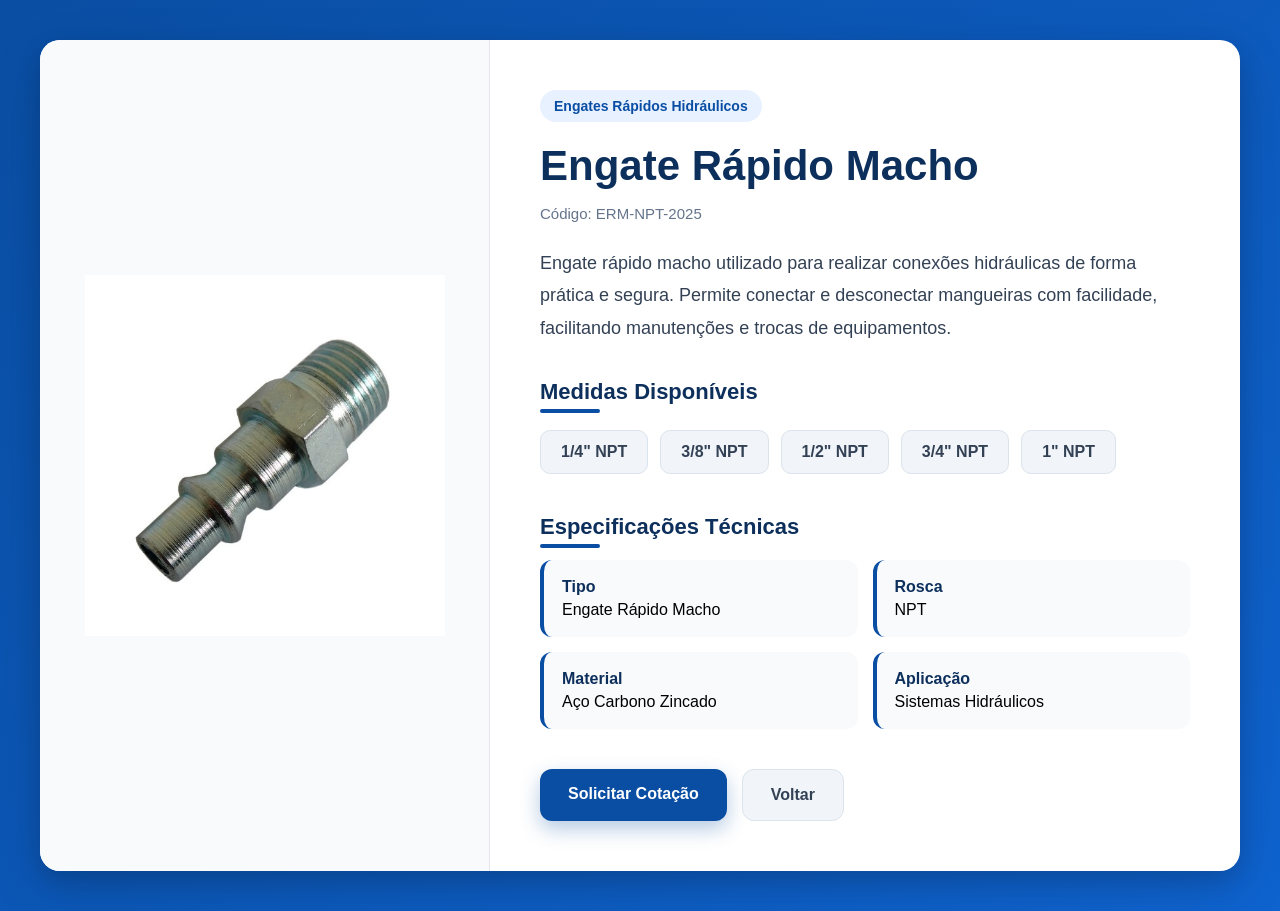
<file: pages/produtos/engate-rapido-macho.html>
<!DOCTYPE html>
<html lang="pt-br">

<head>
    <meta charset="UTF-8">
    <meta name="viewport" content="width=device-width, initial-scale=1.0">

    <title>Engate Rápido Macho</title>

    <link rel="stylesheet" href="../../css/descricao.css">
</head>

<body>

<div class="produto-container">

    <div class="produto-imagem">
        <img src="../../img/produtos/engate-rapido-macho.jpeg" alt="Engate Rápido Macho">
    </div>

    <div class="produto-info">

        <span class="categoria">Engates Rápidos Hidráulicos</span>

        <h1>Engate Rápido Macho</h1>

        <p class="codigo">
            Código: ERM-NPT-2025
        </p>

        <p class="descricao">
            Engate rápido macho utilizado para realizar conexões
            hidráulicas de forma prática e segura. Permite conectar
            e desconectar mangueiras com facilidade, facilitando
            manutenções e trocas de equipamentos.
        </p>

        <h2 class="secao-titulo">Medidas Disponíveis</h2>

        <div class="medidas">
            <div class="medida">1/4" NPT</div>
            <div class="medida">3/8" NPT</div>
            <div class="medida">1/2" NPT</div>
            <div class="medida">3/4" NPT</div>
            <div class="medida">1" NPT</div>
        </div>

        <h2 class="secao-titulo">Especificações Técnicas</h2>

        <div class="especificacoes">

            <div class="item-especificacao">
                <strong>Tipo</strong>
                Engate Rápido Macho
            </div>

            <div class="item-especificacao">
                <strong>Rosca</strong>
                NPT
            </div>

            <div class="item-especificacao">
                <strong>Material</strong>
                Aço Carbono Zincado
            </div>

            <div class="item-especificacao">
                <strong>Aplicação</strong>
                Sistemas Hidráulicos
            </div>

        </div>

        <div class="acoes">

            <a href="../contato.html" class="btn-cotacao">
                Solicitar Cotação
            </a>

            <a href="../servicos.html" class="btn-voltar">
                Voltar
            </a>

        </div>

    </div>

</div>

</body>
</html>
</file>
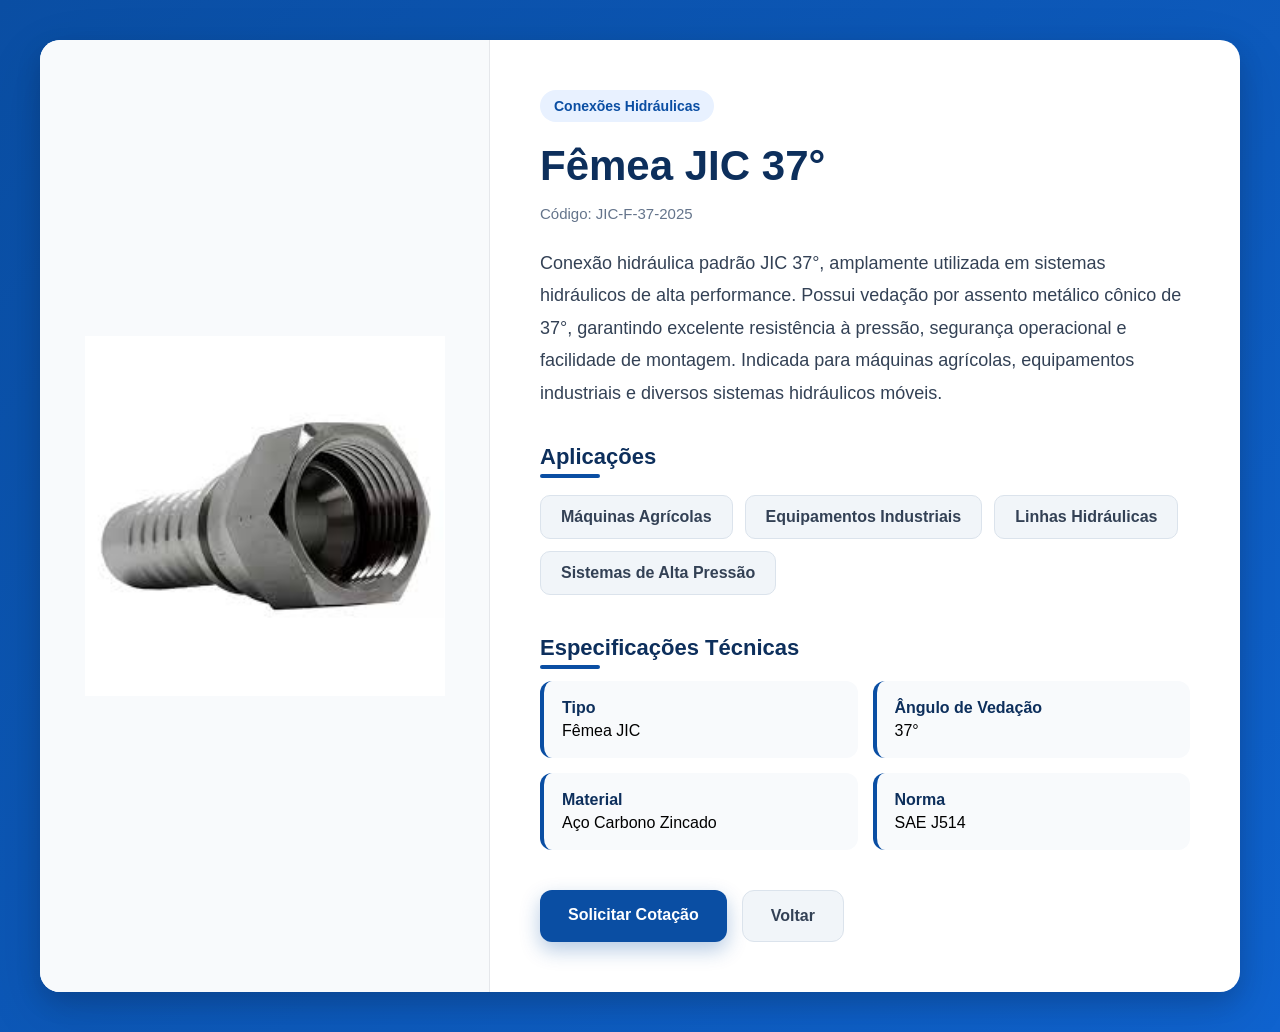
<file: pages/produtos/femea-jic.html>
<!DOCTYPE html>
<html lang="pt-br">
<head>
<meta charset="UTF-8">
<title>Fêmea JIC 37°</title>
<link rel="stylesheet" href="../../css/descricao.css">
</head>
<body>

<div class="produto-container">

    <div class="produto-imagem">
        <img src="../../img/produtos/femea-jic.jpg" alt="Fêmea JIC 37°">
    </div>

    <div class="produto-info">

        <span class="categoria">Conexões Hidráulicas</span>

        <h1>Fêmea JIC 37°</h1>

        <p class="codigo">
            Código: JIC-F-37-2025
        </p>

        <p class="descricao">
            Conexão hidráulica padrão JIC 37°, amplamente utilizada em
            sistemas hidráulicos de alta performance. Possui vedação por
            assento metálico cônico de 37°, garantindo excelente resistência
            à pressão, segurança operacional e facilidade de montagem.
            Indicada para máquinas agrícolas, equipamentos industriais e
            diversos sistemas hidráulicos móveis.
        </p>

        <h2 class="secao-titulo">Aplicações</h2>

        <div class="medidas">
            <div class="medida">Máquinas Agrícolas</div>
            <div class="medida">Equipamentos Industriais</div>
            <div class="medida">Linhas Hidráulicas</div>
            <div class="medida">Sistemas de Alta Pressão</div>
        </div>

        <h2 class="secao-titulo">Especificações Técnicas</h2>

        <div class="especificacoes">

            <div class="item-especificacao">
                <strong>Tipo</strong>
                Fêmea JIC
            </div>

            <div class="item-especificacao">
                <strong>Ângulo de Vedação</strong>
                37°
            </div>

            <div class="item-especificacao">
                <strong>Material</strong>
                Aço Carbono Zincado
            </div>

            <div class="item-especificacao">
                <strong>Norma</strong>
                SAE J514
            </div>

        </div>

        <div class="acoes">

            <a href="../contato.html" class="btn-cotacao">
                Solicitar Cotação
            </a>

            <a href="../servicos.html" class="btn-voltar">
                Voltar
            </a>

        </div>

    </div>

</div>

</body>
</html>
</file>
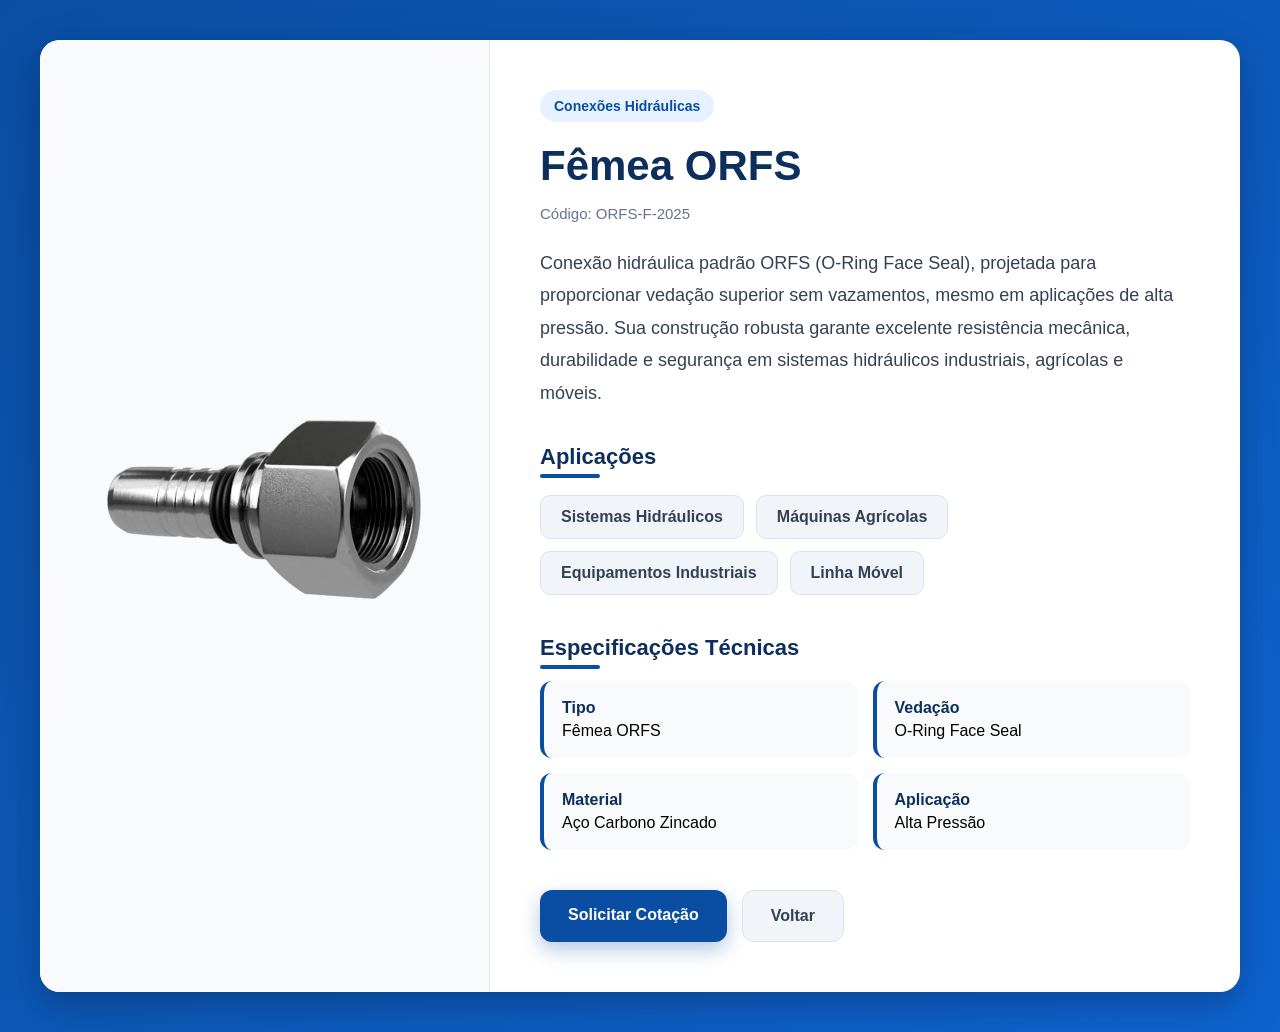
<file: pages/produtos/femea-orfs.html>
<!DOCTYPE html>
<html lang="pt-br">
<head>
<meta charset="UTF-8">
<title>Fêmea ORFS</title>
<link rel="stylesheet" href="../../css/descricao.css">
</head>
<body>

<div class="produto-container">

    <div class="produto-imagem">
        <img src="../../img/produtos/femea-orfs.webp" alt="Fêmea ORFS">
    </div>

    <div class="produto-info">

        <span class="categoria">Conexões Hidráulicas</span>

        <h1>Fêmea ORFS</h1>

        <p class="codigo">
            Código: ORFS-F-2025
        </p>

        <p class="descricao">
            Conexão hidráulica padrão ORFS (O-Ring Face Seal),
            projetada para proporcionar vedação superior sem vazamentos,
            mesmo em aplicações de alta pressão. Sua construção robusta
            garante excelente resistência mecânica, durabilidade e
            segurança em sistemas hidráulicos industriais, agrícolas
            e móveis.
        </p>

        <h2 class="secao-titulo">Aplicações</h2>

        <div class="medidas">
            <div class="medida">Sistemas Hidráulicos</div>
            <div class="medida">Máquinas Agrícolas</div>
            <div class="medida">Equipamentos Industriais</div>
            <div class="medida">Linha Móvel</div>
        </div>

        <h2 class="secao-titulo">Especificações Técnicas</h2>

        <div class="especificacoes">

            <div class="item-especificacao">
                <strong>Tipo</strong>
                Fêmea ORFS
            </div>

            <div class="item-especificacao">
                <strong>Vedação</strong>
                O-Ring Face Seal
            </div>

            <div class="item-especificacao">
                <strong>Material</strong>
                Aço Carbono Zincado
            </div>

            <div class="item-especificacao">
                <strong>Aplicação</strong>
                Alta Pressão
            </div>

        </div>

        <div class="acoes">

            <a href="../contato.html" class="btn-cotacao">
                Solicitar Cotação
            </a>

            <a href="../servicos.html" class="btn-voltar">
                Voltar
            </a>

        </div>

    </div>

</div>

</body>
</html>
</file>
<file: css/style.css>
@import url('https://fonts.googleapis.com/css2?family=Inter:wght@300;400;500;600;700&display=swap');
*{
    margin: 0;
    padding: 0;
    box-sizing: border-box;
    text-decoration: none;
    outline: none;
    font-family: 'Inter', sans-serif;
  
}
body{
    background-color: #f1f6fc31;
        background:#c4c5c5

    
}
section, footer{
    padding: 56px 0;
        background:#c4c5c5

}
.banner{
    background: url('../img/geral/img2.png');
    background-repeat: no-repeat;
    background-size: cover;
}
h3{
    font-size: 50px;
}
p{
    margin: 10px;
  
    color: #0000009c;
}
.container{
    max-width: 1400px;
    margin: 0 auto;
    padding: 0 5%;
}
/*estilizaçao dos botoes do menu*/
.btn{
    background-color: #4f9cf9;
    color: white;
    padding: 15px 20px;
    border-radius: 10px;
    cursor: pointer;
    display: inline-block;
    transition: 0.1s ease;
    margin-top: 150%;
    position: relative;
    top: 20vh;
    right:30vh;
}
.btn:hover{
    background-color: #3580db;
   
}
.btn-c{
    
    background-color: #4f9cf9;
    color: white;
    padding: 15px 20px;
    border-radius: 10px;
    cursor: pointer;
    display: inline-block;
    transition: 0.1s ease;
}
header{
    background-color: #0055aa;
}
#logo{
    background: url("../img/geral/andermaq.png");
    width: 30vh;
    height: 10vh;
    background-size: cover;
    border: 1px solid black;
    display: block;
    margin-top: -10px;
    margin-bottom: 20px;
}

/*alinhamento da menu*/
nav{
    display: flex;
    align-items: center;
    justify-content: space-between;
    padding-top: 30px;
}
/*alinhamento dos botoes*/
nav ul{
    display: flex;
    align-items: center;
    margin-bottom: 10px;
    margin-top: -20px;
}
/*estilizaçao dos textos dentro dos botoes*/
nav ul a{
    color: white;
    margin: 0 25px;
    text-transform: uppercase;
    font-size: 14px;
    display: block;
}
nav ul a:not(.btn):after{
    content: "";
    background-color: #0055aa;
    height: 3px;
    width: 0%;
    display: block;
    margin: 0 auto;
    transition: 0.3s;
}
/*animaçao dos botoes*/
nav ul a:hover::after{
    width: 100%;

}
.banner{
    display: flex;
    justify-content: center;
}
/*estilizaçao do texto ao todo*/
.banner .banner-text{
    margin: 150px;
    text-align: center;
    padding: 0 90px;
}
/*estilizaçao do nome da empresa*/
.banner .banner-text h1{
    font-size: 96px;
    color: white;
}
/*estilizaçao sobre oque fazemos*/
.banner .banner-text p{
    font-size: 20px;
    color: #ffffffb7;
    font-weight: lighter;
    margin: 18px 0px;
}
/*estilizaçao do orçamento*/
.faca-orcamento .container{
    display: flex;
    align-items: center;
    background:#c4c5c5
}
/*estilizaçao de todo o texto do orçamento*/
.faca-orcamento .faca-orcamento-text{
    width: 50%;
    padding: 0px 40px;
    
}
/*estilizaçao do h3 do orçamento*/
.faca-orcamento .faca-orcamento h3{
    font-size: 53px;

}
/*estilizaçao do paragrafo do orçamento*/
.faca-orcamento .faca-orcamento p{
    margin: 5px 0 10px 0;
    
}
/*estilizaçao da imagem do orçamento*/
.faca-orcamento .faca-orcamento-img{
    width: 50%;
    
}
/* Gif-video*/
.video-fundo {
    width: 120%;
    height: 130%;
    object-fit: cover;

}
    footer {
      text-align: center;
      padding: 15px;
      background-color: #003366;
      color: rgb(255, 255, 255);
      margin-top: 30px;
    }
</file>
<file: TCC2/css/style.css>
@import url('https://fonts.googleapis.com/css2?family=Inter:wght@300;400;500;600;700&display=swap');
*{
    margin: 0;
    padding: 0;
    box-sizing: border-box;
    text-decoration: none;
    outline: none;
    font-family: 'Inter', sans-serif;
  
}
body{
    background-color: #f1f6fc31;
        background:#c4c5c5

    
}
section, footer{
    padding: 56px 0;
        background:#c4c5c5

}
.banner{
    background: url('../img/geral/img2.png');
    background-repeat: no-repeat;
    background-size: cover;
}
h3{
    font-size: 50px;
}
p{
    margin: 10px;
  
    color: #0000009c;
}
.container{
    max-width: 1400px;
    margin: 0 auto;
    padding: 0 5%;
}
/*estilizaçao dos botoes do menu*/
.btn{
    background-color: #4f9cf9;
    color: white;
    padding: 15px 20px;
    border-radius: 10px;
    cursor: pointer;
    display: inline-block;
    transition: 0.1s ease;
    margin-top: 150%;
    position: relative;
    top: 20vh;
    right:30vh;
}
.btn:hover{
    background-color: #3580db;
   
}
.btn-c{
    
    background-color: #4f9cf9;
    color: white;
    padding: 15px 20px;
    border-radius: 10px;
    cursor: pointer;
    display: inline-block;
    transition: 0.1s ease;
}
header{
    background-color: #0055aa;
}
#logo{
    background: url("../img/geral/andermaq.png");
    width: 30vh;
    height: 10vh;
    background-size: cover;
    border: 1px solid black;
    display: block;
    margin-top: -10px;
    margin-bottom: 20px;
}

/*alinhamento da menu*/
nav{
    display: flex;
    align-items: center;
    justify-content: space-between;
    padding-top: 30px;
}
/*alinhamento dos botoes*/
nav ul{
    display: flex;
    align-items: center;
    margin-bottom: 10px;
    margin-top: -20px;
}
/*estilizaçao dos textos dentro dos botoes*/
nav ul a{
    color: white;
    margin: 0 25px;
    text-transform: uppercase;
    font-size: 14px;
    display: block;
}
nav ul a:not(.btn):after{
    content: "";
    background-color: #0055aa;
    height: 3px;
    width: 0%;
    display: block;
    margin: 0 auto;
    transition: 0.3s;
}
/*animaçao dos botoes*/
nav ul a:hover::after{
    width: 100%;

}
.banner{
    display: flex;
    justify-content: center;
}
/*estilizaçao do texto ao todo*/
.banner .banner-text{
    margin: 150px;
    text-align: center;
    padding: 0 90px;
}
/*estilizaçao do nome da empresa*/
.banner .banner-text h1{
    font-size: 96px;
    color: white;
}
/*estilizaçao sobre oque fazemos*/
.banner .banner-text p{
    font-size: 20px;
    color: #ffffffb7;
    font-weight: lighter;
    margin: 18px 0px;
}
/*estilizaçao do orçamento*/
.faca-orcamento .container{
    display: flex;
    align-items: center;
    background:#c4c5c5
}
/*estilizaçao de todo o texto do orçamento*/
.faca-orcamento .faca-orcamento-text{
    width: 50%;
    padding: 0px 40px;
    
}
/*estilizaçao do h3 do orçamento*/
.faca-orcamento .faca-orcamento h3{
    font-size: 53px;

}
/*estilizaçao do paragrafo do orçamento*/
.faca-orcamento .faca-orcamento p{
    margin: 5px 0 10px 0;
    
}
/*estilizaçao da imagem do orçamento*/
.faca-orcamento .faca-orcamento-img{
    width: 50%;
    
}
/* Gif-video*/
.video-fundo {
    width: 120%;
    height: 130%;
    object-fit: cover;

}
    footer {
      text-align: center;
      padding: 15px;
      background-color: #003366;
      color: rgb(255, 255, 255);
      margin-top: 30px;
    }
</file>
<file: css/cadastro.css>
/* =====================================================
   RESET
===================================================== */

* {
    margin: 0;
    padding: 0;
    box-sizing: border-box;

    font-family: Arial, "Helvetica Neue", Helvetica, sans-serif;
}


/* =====================================================
   HTML / BODY
===================================================== */

html,
body {
    width: 100%;
    height: 100%;
}

body {
    overflow: hidden;
}


/* =====================================================
   CONTAINER PRINCIPAL
===================================================== */

.container {
    position: relative;

    width: 100vw;
    height: 100vh;

    min-height: 100vh;
}

.left {
  width: 50%;
  min-height: 100vh;

  display: flex;
  justify-content: center;
  align-items: center;

  background: linear-gradient(
    160deg,
    #0055aa 0%,
    #003366 50%,
    #0055aa 100%
  );

  position: relative;
  overflow: hidden;
}

/* Decoração azul */

.left::before {
  content: "";

  position: absolute;

  width: 430px;
  height: 430px;

  background: #4f9cf9;

  border-radius: 50%;

  top: -300px;
  left: -150px;
}

.left::after {
  content: "";

  position: absolute;

  width: 500px;
  height: 500px;

  background: #4f9cf9;

  border-radius: 50%;

  bottom: -380px;
  left: -200px;
}


/* =====================================================
   FUNDO AZUL
===================================================== */

.center {
    position: absolute;

    top: 0;
    left: 0;

    width: 100%;
    height: 100vh;

    display: flex;

    justify-content: center;
    align-items: center;

    background: linear-gradient(
        135deg,
        #0055aa,
        #3580db
    );
}


/* =====================================================
   LOGO
===================================================== */

.image-container {
    position: absolute;

    top: 50px;
    right:100px;

    z-index: 10;
}

.image-container img {
    display: block;

    width: 300px;
    height: auto;
}


/* =====================================================
   ÁREA DO FORMULÁRIO
===================================================== */

.left {
    position: relative;

    z-index: 5;

    width: 100%;
    height: 100vh;

    display: flex;

    justify-content: center;
    align-items: center;
}


/* =====================================================
   CONTEÚDO DO FORMULÁRIO
===================================================== */

.login-content {
    width: 100%;
    max-width: 550px;

    padding: 30px;
}


/* =====================================================
   TÍTULO
===================================================== */

.login-content h1 {
    color: white;

    text-align: center;

    font-size: 22px;

    margin-bottom: 30px;
}


/* =====================================================
   INPUTS
===================================================== */

.input-group {
    width: 100%;

    margin-bottom: 20px;
}

.input-group input {
    width: 100%;

    height: 45px;

    padding: 10px 20px;

    border: none;

    border-radius: 25px;

    outline: none;

    text-align: center;

    font-size: 14px;
}


/* =====================================================
   BOTÃO ENTRAR
===================================================== */

button {
    width: 100%;

    height: 45px;

    padding: 12px;

    border: none;

    background: #4d9af0;

    color: white;

    border-radius: 25px;

    cursor: pointer;

    font-weight: bold;

    letter-spacing: 2px;

    transition: 0.3s;

    margin-bottom: 10px;
}


/* HOVER DO BOTÃO */

button:hover {
    background: #2f7ed4;
}


/* =====================================================
   BOTÃO VOLTAR
===================================================== */

.register {
    display: block;

    width: 100%;

    height: 45px;

    padding: 12px;

    border: 1px solid white;

    background: transparent;

    color: white;

    border-radius: 25px;

    cursor: pointer;

    text-align: center;

    text-decoration: none;

    font-weight: bold;

    letter-spacing: 2px;

    transition: 0.3s;
}


/* HOVER VOLTAR */

.register:hover {
    background: white;

    color: #0055aa;
}


/* =====================================================
   CELULAR
===================================================== */

@media (max-width: 767px) {

    .image-container {
        top: 15px;

        right: 15px;
    }

    .image-container img {
        width: 130px;
    }

    .login-content {
        max-width: 400px;

        padding: 25px;
    }

    .login-content h1 {
        font-size: 20px;
    }
}


/* =====================================================
   TABLET
===================================================== */

@media (min-width: 768px) and (max-width: 1024px) {

    .image-container img {
        width: 150px;
    }

    .login-content {
        max-width: 450px;
    }
}
</file>
<file: css/contato.css>
body {
    font-family: Arial;
    text-align: center;
}
#logo{
    background: url("../img/geral/andermaq.png");
    width: 30vh;
    height: 10vh;
    background-size: cover;
    border: 1px solid black;
    display: block;
    margin-top: -10px;
    margin-bottom: 20px;
}

/* MENU PRINCIPAL - cabeçalho */
nav {
    width: 100%;
    height: 130px;
    background-color: #075baa;

    display: flex;
    align-items: center;
    justify-content: space-between;

    box-sizing: border-box;
    padding: 0 12%;
}

/* Logo */
nav > a {
    display: flex;
    align-items: center;
}

/* Lista de links */
nav .ul {
    display: flex;
    align-items: center;
    gap: 45px;

    margin: 0;
    padding: 0;
}

/* Links */
nav .ul a {
    color: white;
    text-decoration: none;
    font-family: Arial, sans-serif;
    font-size: 14px;
    text-transform: uppercase;
}

/* Efeito quando passar o mouse */
nav .ul a:hover {
    color: #dbeaff;
}

/* Botão SERVIÇOS */
nav .ul .btn-c {
    background-color: #579cf0;
    padding: 17px 22px;
    border-radius: 11px;
    color: white;
}

nav .ul .btn-c:hover {
    background-color: #4289dc;
}
/*google maps*/
.mapa {
    width: 75%;
}

.mapa iframe {
    width: 100%;
    height: 500px;
    border: 0;
    border-radius: 10px;
}
/* Área de contato */
.contato-info {
    width: 90%;
    margin: 20px auto 40px;
    display: flex;
    align-items: center;
    justify-content: center;
    gap: 50px;
}

/* Informações do lado direito */
.informacoes {
    width: 35%;
    text-align: left;
}

.informacoes p {
    margin: 18px 0;
}

.informacoes h2 {
    margin-bottom: 20px;
}
  body {
      margin: 0;
      font-family: Arial, sans-serif;
      background-color: #f4f4f4;
    }
         /*Solicitar Cotação*/
    header {
      background-color: #003366;
      color: white;
      text-align: center;
      padding: 20px;
    }
      /*Preencha os dados*/
 .container {
    max-width: 100%;
    margin: 0;
    background: transparent;
    padding: 0;
    border-radius: 0;
    box-shadow: none;
}
.menu-container {
    max-width: 90%;
    margin: 30px auto;
    background: #c4c5c5;
    padding: 20px;
    border-radius: 10px;
    box-shadow: 0 2px 5px rgba(0,0,0,0.2);
}

   label {
      display: block;
      margin-top: 55px;
      font-weight: bold;
    }

    /* Formulário em duas colunas */
.linha-form {
    display: flex;
    gap: 28px;
    width: 100%;
    margin-bottom: 20px;
    
}

/* Cada campo */
.campo {
    flex: 1;
    text-align: left;
}

/* Nome dos campos */
.campo label {
    display: block;
    margin-bottom: 8px;
    margin-top: 0;
    font-weight: normal;
    color: #555;
    flex: 0 0 250px;
}

/* Asterisco vermelho */
.campo label span {
    color: red;
}

/* Campos */
.campo input,
.campo select,
.campo textarea {
    width: 100%;
    padding: 11px;
    margin: 0;
    border: 1px solid #ccc;
    border-radius: 3px;
    font-size: 14px;
    box-sizing: border-box;
}

/* Área de descrição */
.campo textarea {
    height: 100px;
    resize: vertical;
}
.campo-menor {
    flex: 0 0 200px;
}

Descrição ocupa toda a largura */
.descricao {
    width: 100%;
}
    textarea {
      resize: vertical;
      height: 100px;
    }
      

    button {
      margin-top: 20px;
      display: flex;
      width: 9%;
      padding: 12px;
      background-color: #003366;
      color: white;
      border: none;
      border-radius: 7px;
      font-size: 16px;
      cursor: pointer;
    }

    button:hover {
      background-color: #0055aa;
    }

    footer {
      text-align: center;
      padding: 15px;
      background-color: #003366;
      color: white;
      margin-top: 30px;
    }
</file>
<file: css/login.css>
* {
  margin: 0;
  padding: 0;
  box-sizing: border-box;
  font-family: Arial, "Helvetica Neue", Helvetica, sans-serif;
}

body {
  min-height: 100vh;
  overflow: hidden;
  background: #eef4fb;
}


/* =========================
   CONTAINER
========================= */

.container {
  width: 100%;
  min-height: 100vh;

  display: flex;
}


/* =========================
   LADO ESQUERDO
========================= */

.left {
  width: 50%;
  min-height: 100vh;

  display: flex;
  justify-content: center;
  align-items: center;

  background: linear-gradient(
    160deg,
    #0055aa 0%,
    #003366 50%,
    #0055aa 100%
  );

  position: relative;
  overflow: hidden;
}


/* Decoração azul */

.left::before {
  content: "";

  position: absolute;

  width: 430px;
  height: 430px;

  background: #4f9cf9;

  border-radius: 50%;

  top: -300px;
  left: -150px;
}

.left::after {
  content: "";

  position: absolute;

  width: 500px;
  height: 500px;

  background: #4f9cf9;

  border-radius: 50%;

  bottom: -380px;
  left: -200px;
}


/* =========================
   FORMULÁRIO
========================= */

.login-content {
  width: 100%;
  max-width: 400px;

  padding: 30px;

  position: relative;
  z-index: 2;
}


/* Título */

.login-content h1 {
  color: white;

  text-align: center;

  font-size: 25px;
  font-weight: bold;

  letter-spacing: 3px;

  margin-bottom: 35px;
}


/* =========================
   CAMPOS
========================= */

.input-group {
  width: 100%;

  margin-bottom: 25px;
}

.input-group input {
  width: 100%;
  height: 53px;

  border: none;
  outline: none;

  background: white;

  border-radius: 30px;

  padding: 0 30px;

  color: #333;

  font-size: 14px;

  box-shadow: 0 3px 10px rgba(0, 0, 0, 0.05);
}

.input-group input::placeholder {
  color: #555;

  text-align: center;

  letter-spacing: 1px;
}


/* =========================
   OPÇÕES
========================= */

.options {
  width: 100%;

  display: flex;

  justify-content: space-between;
  align-items: center;

  margin-bottom: 22px;

  padding: 0 15px;

  font-size: 11px;
}


/* Lembrar-me */

.remember {
  display: flex;
  align-items: center;

  gap: 8px;

  color: #ffffff;

  cursor: pointer;
}

.remember input {
  appearance: none;

  width: 13px;
  height: 13px;

  border: 2px solid #003366;

  cursor: pointer;
}

.remember input:checked {
  background: #14527c;

  box-shadow: inset 0 0 0 2px white;
}


/* Esqueci senha */

.forgot-password {
  color: #f8f9fa;

  text-decoration: none;
  transition: 0.3s;
}

.forgot-password:hover {
  color: white;
}


/* =========================
   BOTÃO ENTRAR
========================= */

button {
  width: 100%;
  height: 53px;

  border: none;

  border-radius: 30px;

  background: #4f9cf9;

  color: white;

  font-size: 15px;
  font-weight: bold;

  letter-spacing: 3px;

  cursor: pointer;

  transition: 0.3s;

  margin-bottom: 12px;
}

button:hover {
  background: #000000;

  transform: translateY(-2px);

  box-shadow: 0 7px 15px rgba(0, 0, 0, 0.15);
}


/* =========================
   BOTÃO CADASTRAR
========================= */

.register {
  width: 100%;
  height: 53px;

  display: flex;

  justify-content: center;
  align-items: center;

  border: 2px solid white;

  border-radius: 30px;

  background: transparent;

  color: white;

  text-decoration: none;

  font-size: 14px;
  font-weight: bold;

  letter-spacing: 2px;

  cursor: pointer;

  transition: 0.3s;
}

.register:hover {
  background: white;

  color: #1642a1;

  transform: translateY(-2px);
}


/* =========================
   LADO DIREITO
========================= */

.right {
  width: 50%;
  min-height: 100vh;

  background: white;

  display: flex;

  justify-content: center;
  align-items: center;

  position: relative;

  overflow: hidden;
}


/* Decorações */

.right::before {
  content: "";

  position: absolute;

  width: 450px;
  height: 450px;

  background: #0055aa;

  border-radius: 50%;

  top: -280px;
  right: -180px;
}

.right::after {
  content: "";

  position: absolute;

  width: 500px;
  height: 500px;

  background: #0055aa;

  border-radius: 50%;

  bottom: -400px;
  right: -250px;
}


/* =========================
   IMAGEM
========================= */

.image-container {
  width: 80%;

  display: flex;

  justify-content: center;
  align-items: center;

  position: relative;

  z-index: 2;
}

.image-container img {
  display: block;

  max-width: 100%;
  max-height: 500px;

  object-fit: contain;
}

/* BOTÃO VOLTAR */

.btn-voltar {
  width: 100%;
  height: 40px;

  display: flex;
  justify-content: center;
  align-items: center;

  border: 2px solid white;
  border-radius: 30px;

  background: transparent;
  color: white;

  text-decoration: none;
  font-size: 14px;
  font-weight: bold;
  letter-spacing: 2px;

  cursor: pointer;
  transition: 0.3s;

  margin-top: 5px;
}

.btn-voltar:hover {
  background: white;
  color: #1642a1;
  transform: translateY(-2px);
}
}
</file>
<file: css/servico.css>
body {
      font-family: Arial, sans-serif;
      margin: 0;
      background-color: #0055aa;
    }
#logo{
    background: url("../img/geral/andermaq.png");
    width: 30vh;
    height: 10vh;
    background-size: cover;
    border: 1px solid black;
    display: block;
    margin-top: -10px;
    margin-bottom: 20px;
}
/*alinhamento da menu*/
nav{
    display: flex;
    align-items: center;
    justify-content: space-between;
    padding-top: 55px;
}
/*alinhamento dos botoes*/
nav ul{
    display: flex;
    align-items: center;
    margin-bottom: 10px;
    margin-top: -20px;
}
/*estilizaçao dos textos dentro dos botoes*/
nav ul a{
    color: white;
    margin: 0 25px;
    text-transform: uppercase;
    font-size: 14px;
    display: block;
    text-decoration: none;
}
nav ul a:not(.btn):after{
    content: "";
    background-color: #0055aa;
    height: 3px;
    width: 0%;
    display: block;
    margin: 0 auto;
    transition: 0.3s;
}
/*animaçao dos botoes*/
nav ul a:hover::after{
    width: 100%;

}
    header {
      background-color: #003366;
      color: white;
      padding: 15px;
      text-align: center;
    }

    .btn{
    background-color: #4f9cf9;
    color: white;
    padding: 15px 20px;
    border-radius: 10px;
    cursor: pointer;
    display: inline-block;
    transition: 0.1s ease;
    
}
.btn:hover{
    background-color: #3580db;
}

    .btn:hover{
    background-color: #3580db;
}
header{
    background: #0163c6;
    background-position: center;
    background-size: cover;
    background-attachment: fixed;
}


    .container {
      display: flex;
      flex-wrap: wrap;
      justify-content: center;
      padding: 20px;
      gap: 20px;
    }

    .card {
      background: white;
      width: 250px;
      border-radius: 10px;
      box-shadow: 0 2px 5px rgba(0,0,0,0.2);
      overflow: hidden;
      text-align: center;
      transition: 0.3s;
    }

    .card:hover {
      transform: scale(1.05);
    }

    .card img {
      width: 100%;
      height: 180px;
      object-fit: cover;
    }

    .card h3 {
      margin: 10px 0;
    }

    .card p {
      padding: 0 10px;
      font-size: 14px;
    }

    .card button {
      margin: 15px;
      padding: 10px;
      border: none;
      background-color: #003366;
      color: white;
      border-radius: 5px;
      cursor: pointer;
    }

    .card button:hover {
      background-color: #0055aa;
    }
    
    .detalhes {
  background: white;
  max-width: 700px;
  margin: 40px auto;
  padding: 30px;
  border-radius: 10px;
  text-align: center;
}

.detalhes img {
  width: 250px;
  max-width: 100%;
  margin: 20px 0;
}

.detalhes h1 {
  color: #003366;
}

.detalhes h2 {
  color: #0055aa;
}

.detalhes p {
  font-size: 16px;
  line-height: 1.6;
}



/* Ajustes finais da grade de produtos */
body { min-height: 100vh; }
nav { padding: 25px 8%; }
nav ul { margin: 0; }
header { text-align: center; padding: 25px 15px; }
.container { max-width: 1200px; margin: 0 auto; align-items: stretch; }
.card { display: flex; flex-direction: column; }
.card h3 { padding: 0 10px; color: #003366; }
.card p { white-space: normal; line-height: 1.5; flex: 1; }
.card button { align-self: center; }
footer { text-align:center; padding:15px; background:#003366; color:#fff; margin-top:30px; }
@media (max-width: 768px) {
  nav { flex-direction: column; padding: 20px; }
  nav ul { flex-wrap: wrap; justify-content: center; gap: 12px; }
  nav ul a { margin: 0 8px; }
}
</file>
<file: css/sobre.css>
body {
  font-family: Arial, sans-serif;
  margin: 0;
  background: #c4c5c5;
  font-size: 19px;
}
#logo{
    background: url("../img/geral/andermaq.png");
    width: 30vh;
    height: 10vh;
    background-size: cover;
    border: 1px solid black;
    display: block;
    margin-top: -10px;
    margin-bottom: 20px;
}
/*alinhamento da menu*/
nav{
    display: flex;
    align-items: center;
    justify-content: space-between;
    padding-top: 55px;
    background-color: #0055aa;
}
/*alinhamento dos botoes*/
nav ul{
    display: flex;
    align-items: center;
    margin-bottom: 10px;
    margin-top: -20px;
}
/*estilizaçao dos textos dentro dos botoes*/
nav ul a{
    color: white;
    margin: 0 25px;
    text-transform: uppercase;
    font-size: 14px;
    display: block;
    text-decoration: none;
}
nav ul a:not(.btn):after{
    content: "";
    background-color: #0055aa;
    height: 3px;
    width: 0%;
    display: block;
    margin: 0 auto;
    transition: 0.3s;
}
/*animaçao dos botoes*/
nav ul a:hover::after{
    width: 100%;

}
.container {
  max-width: 1100px;
  margin: auto;
  padding: 40px;
}

h1 {
  color: #000000;
  margin-bottom: 30px;
}
  
    /*estilizaçao dos botoes do menu*/
.btn{
    background-color: #4f9cf9;
    color: white;
    padding: 15px 20px;
    border-radius: 10px;
    cursor: pointer;
    display: inline-block;
    transition: 0.1s ease;
}
.btn:hover{
    background-color: #3580db;
}

    .btn:hover{
    background-color: #3580db;
}
header{
    background: #0055aa;
    background-position: center;
    background-size: cover;
    background-attachment: fixed;
}

.content {
  display: flex;
  gap: 40px;
  align-items: flex-start;
}

.text {
  flex: 1;
}

.text p {
  color: #0c0c0c;
  line-height: 1.6;
  margin-bottom: 15px;
}

.media {
  flex: 1;
}

.media video {
  width: 100%;
  border-radius: 8px;
  box-shadow: 0 4px 10px rgba(0,0,0,0.2);
}

/* RESPONSIVO */
@media (max-width: 768px) {
  .content {
    flex-direction: column;
  }
}
.media {
  flex: 1;
}

.media img {
  width: 100%;
  border-radius: 8px;
  box-shadow: 0 4px 10px rgba(0,0,0,0.2);
}

/* RESPONSIVO */
@media (max-width: 768px) {
  .content {
    flex-direction: column;
  }
}
/* Gif-video*/
.video-fundo {
    width: 100%;
    height: 100%;
    object-fit: cover;

}

    /* ============================= */
/* PRINCIPAIS PRODUTOS */
/* ============================= */

.principais-produtos {
  margin-top: 60px;
}

.principais-produtos h2 {
  color: #174875;
  font-size: 27px;
  font-weight: 400;
  margin-bottom: 35px;
}

/* CARD DO PRODUTO */
.produto-destaque {
  background-color: white;
  min-height: 450px;
  border-radius: 50px;

  display: flex;
  align-items: center;
  justify-content: center;

  padding: 50px;
  gap: 60px;
}

/* IMAGEM */
.produto-imagem {
  flex: 1;
  display: flex;
  justify-content: center;
  align-items: center;
}

.produto-imagem img {
  width: 90%;
  max-width: 450px;
  height: auto;
  object-fit: contain;
}

/* INFORMAÇÕES */
.produto-info {
  flex: 1;
  text-align: center;
}

.produto-info h3 {
  color: #174875;
  font-size: 28px;
  margin-bottom: 15px;
}

.produto-codigo {
  color: #777;
  font-size: 15px;
  margin-bottom: 15px;
}

.produto-codigo strong {
  color: #174875;
}

.produto-info .descricao {
  color: #777;
  font-size: 16px;
  line-height: 1.5;
  margin-bottom: 25px;
}

/* BOTÃO */
.botao-produto {
  display: inline-block;
  background-color: #234f7b;
  color: white;
  padding: 12px 25px;
  border-radius: 25px;
  text-decoration: none;
  font-weight: bold;
  transition: 0.3s;
}

.botao-produto:hover {
  background-color: #163b5d;
}

/* RESPONSIVO */
@media (max-width: 768px) {

  .produto-destaque {
    flex-direction: column;
    padding: 30px;
    gap: 20px;
  }

  .produto-imagem,
  .produto-info {
    width: 100%;
  }

  .produto-imagem img {
    width: 80%;
  }

}

 footer {
      text-align: center;
      padding: 15px;
      background-color: #003366;
      color: white;
      margin-top: 30px;
    }
</file>
<file: css/descricao.css>
/* RESET */
*{
    margin:0;
    padding:0;
    box-sizing:border-box;
}

body{
    font-family: 'Inter', sans-serif; /* fonte do texto*/
    background: linear-gradient(135deg,#0a4ea3,#0f63cf); /* fundo da página*/
    min-height:100vh; /*altura mínima */
    display:flex; /*organizar e posicionar elementos.*/
    justify-content:center; /* no eixo principal-centralizado horizontalmente.*/
    align-items:center; /*eixo transversal- elemento bem no centro da tela*/
    padding:40px; /*espaçamento interno de 40px em todos os lados- nas bordas da tela*/
}

/* CARD */ /*caixa branca, grande, com cantos arredondados, sombra e duas colunas*/
.produto-container{ /* seleciona qualquer elemento HTML que tenha a classe*/
    background:#fff; /*toda largura*/
    width:100%;
    max-width:1300px; /* largura máxima */
    border-radius:20px;/*Arredonda os cantos da caixa*/
    overflow:hidden; /*Esconde qualquer conteúdo que ultrapasse os limites da caixa- 
    imagens ou outros elementos não "saiam" pelos cantos arredondados*/
    display:grid; /*organizar os elementos internos em linhas e colunas.*/
    grid-template-columns:450px 1fr; /* divisão em duas colunas*/ 
 /*
┌─────────────────────────────────────────────┐
│          │                                  │
│  450px   │          espaço restante         │
│  imagem  │       informações do produto     │
│          │                                  │
└─────────────────────────────────────────────┘
*/
    box-shadow: /* duas sombras no card*/
        0 10px 25px rgba(0,0,0,.15),
        0 20px 60px rgba(0,0,0,.10);
    transition:.3s;
}

.produto-container:hover{ /*O card aumentaria suavemente ao passar o mouse, 
       em vez de mudar instantaneamente.*/
    transform:translateY(-4px);
}
/*
┌─────────────────────────────────────────────────────┐
│                                                     │
│     IMAGEM             INFORMAÇÕES DO PRODUTO       │
│     450px              (espaço restante)            │
│                                                     │
│                                                     │
└─────────────────────────────────────────────────────┘
       ↓
    sombra
    */

/* IMAGEM */
.produto-imagem{
    background:#f8fafc;
    display:flex;
    justify-content:center;
    align-items:center;
    padding:40px;
    border-right:1px solid #e5e7eb;
}

.produto-imagem img{
    width:100%;
    max-width:360px;
    transition:.4s ease;
}

.produto-imagem:hover img{
    transform:scale(1.05);
}

/* CONTEÚDO */
.produto-info{
    padding:50px;
}

.categoria{
    display:inline-block;
    background:#e8f1ff;
    color:#0a4ea3;
    font-weight:600;
    padding:8px 14px;
    border-radius:50px;
    margin-bottom:20px;
    font-size:14px;
}

.produto-info h1{
    font-size:42px;
    color:#0d2f5c;
    margin-bottom:15px;
    font-weight:800;
}

.codigo{
    color:#64748b;
    margin-bottom:25px;
    font-size:15px;
}

/* DESCRIÇÃO */
.descricao{
    font-size:18px;
    line-height:1.8;
    color:#334155;
    margin-bottom:35px;
}

/* SEÇÃO */
.secao-titulo{
    font-size:22px;
    font-weight:700;
    color:#0d2f5c;
    margin-bottom:20px;
    position:relative;
}

.secao-titulo::after{
    content:'';
    width:60px;
    height:4px;
    background:#0a4ea3;
    position:absolute;
    left:0;
    bottom:-8px;
    border-radius:20px;
}

/* MEDIDAS */
.medidas{
    display:flex;
    flex-wrap:wrap;
    gap:12px;
    margin-top:25px;
    margin-bottom:40px;
}

.medida{
    background:#f1f5f9;
    border:1px solid #dbe3ec;
    padding:12px 20px;
    border-radius:10px;
    font-weight:600;
    color:#334155;
    transition:.3s;
    cursor:pointer;
}

.medida:hover{
    background:#0a4ea3;
    color:#fff;
    transform:translateY(-2px);
}

/* CARACTERÍSTICAS */
.especificacoes{
    display:grid;
    grid-template-columns:repeat(2,1fr);
    gap:15px;
    margin-bottom:40px;
}

.item-especificacao{
    background:#f8fafc;
    padding:18px;
    border-radius:12px;
    border-left:4px solid #0a4ea3;
}

.item-especificacao strong{
    display:block;
    margin-bottom:5px;
    color:#0d2f5c;
}

/* BOTÕES */
.acoes{
    display:flex;
    gap:15px;
    flex-wrap:wrap;
}

.btn-cotacao{
    background:#0a4ea3;
    color:#fff;
    text-decoration:none;
    padding:16px 28px;
    border-radius:12px;
    font-weight:700;
    transition:.3s;
    box-shadow:0 8px 20px rgba(10,78,163,.3);
}

.btn-cotacao:hover{
    background:#083b7c;
    transform:translateY(-3px);
}

.btn-voltar{
    background:#f1f5f9;
    color:#334155;
    text-decoration:none;
    padding:16px 28px;
    border-radius:12px;
    font-weight:600;
    border:1px solid #dbe3ec;
    transition:.3s;
}

.btn-voltar:hover{
    background:#e2e8f0;
}

/* RESPONSIVO */
@media(max-width:991px){

    .produto-container{
        grid-template-columns:1fr;
    }

    .produto-imagem{
        border-right:none;
        border-bottom:1px solid #e5e7eb;
    }

    .produto-info{
        padding:35px;
    }

    .produto-info h1{
        font-size:32px;
    }

    .especificacoes{
        grid-template-columns:1fr;
    }
}

@media(max-width:576px){

    body{
        padding:15px;
    }

    .produto-info{
        padding:25px;
    }

    .produto-info h1{
        font-size:28px;
    }

    .descricao{
        font-size:16px;
    }

    .acoes{
        flex-direction:column;
    }

    .btn-cotacao,
    .btn-voltar{
        width:100%;
        text-align:center;
    }
}
</file>
